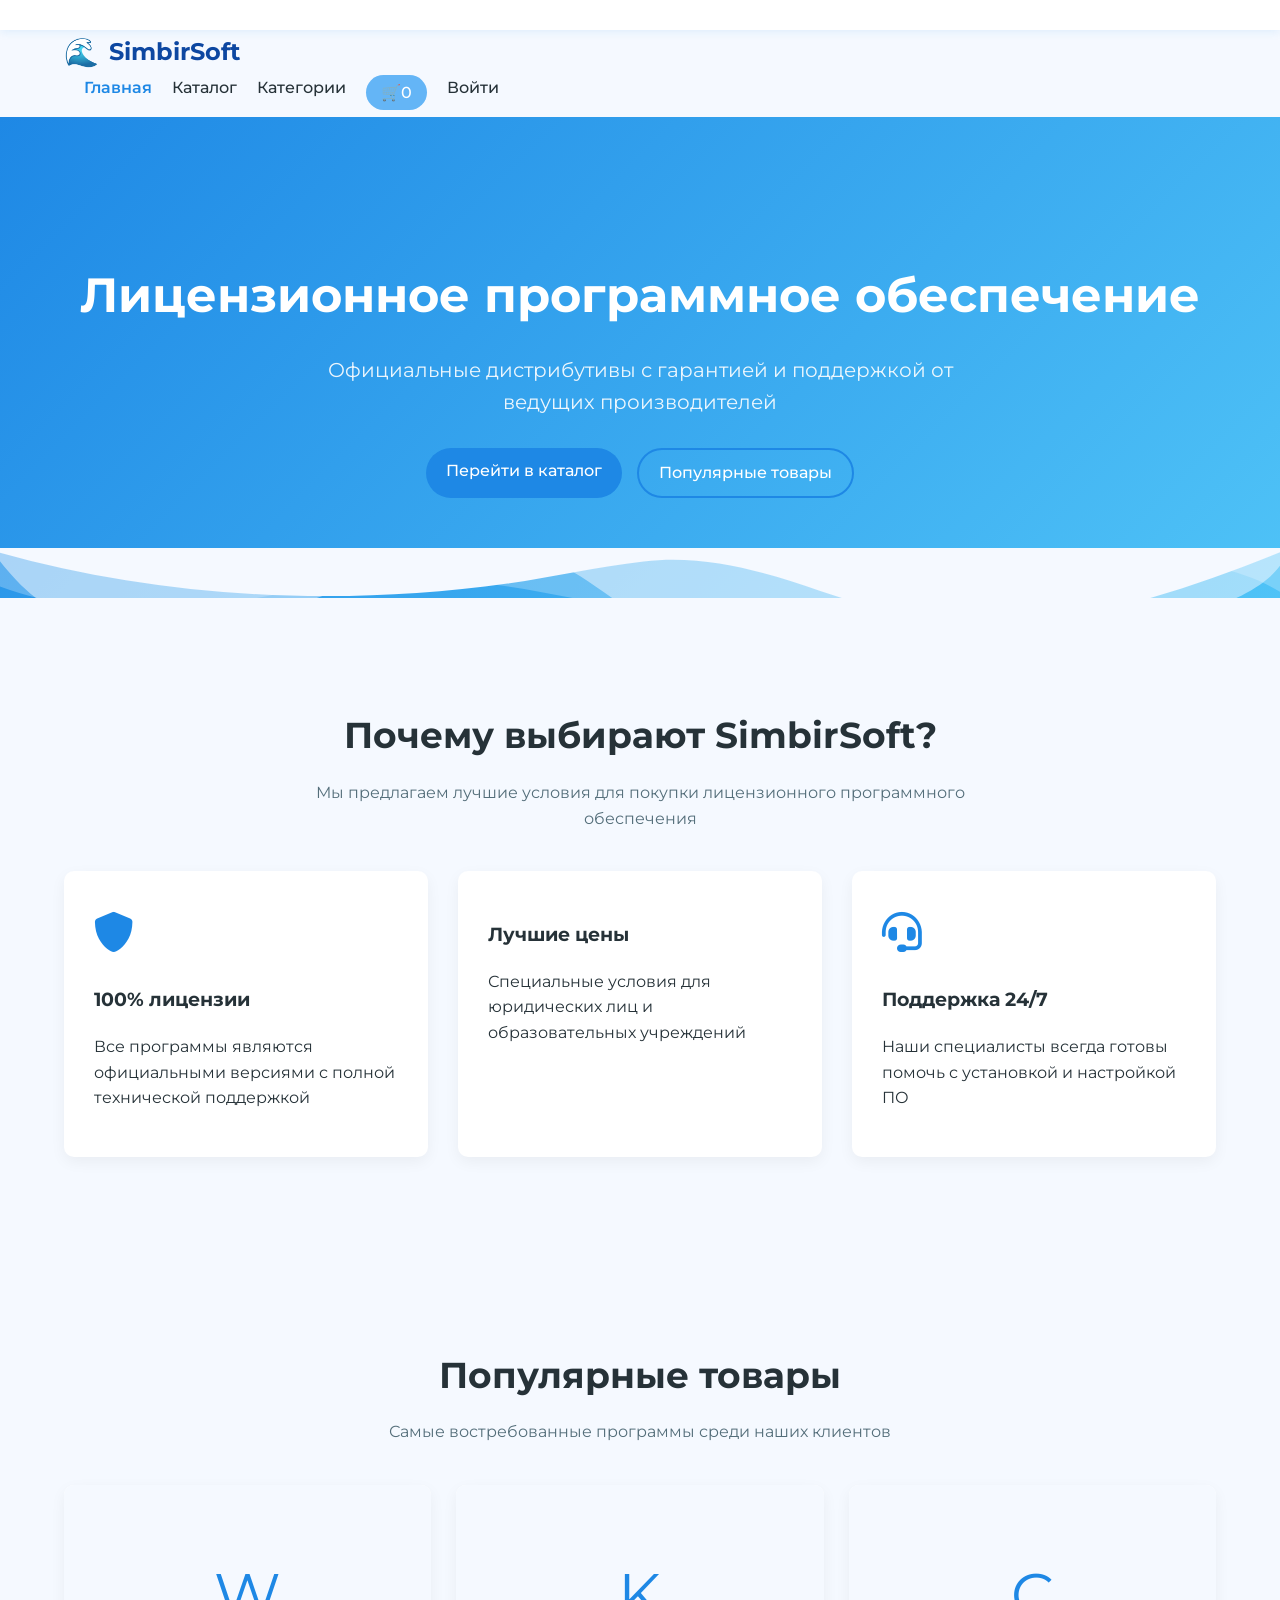
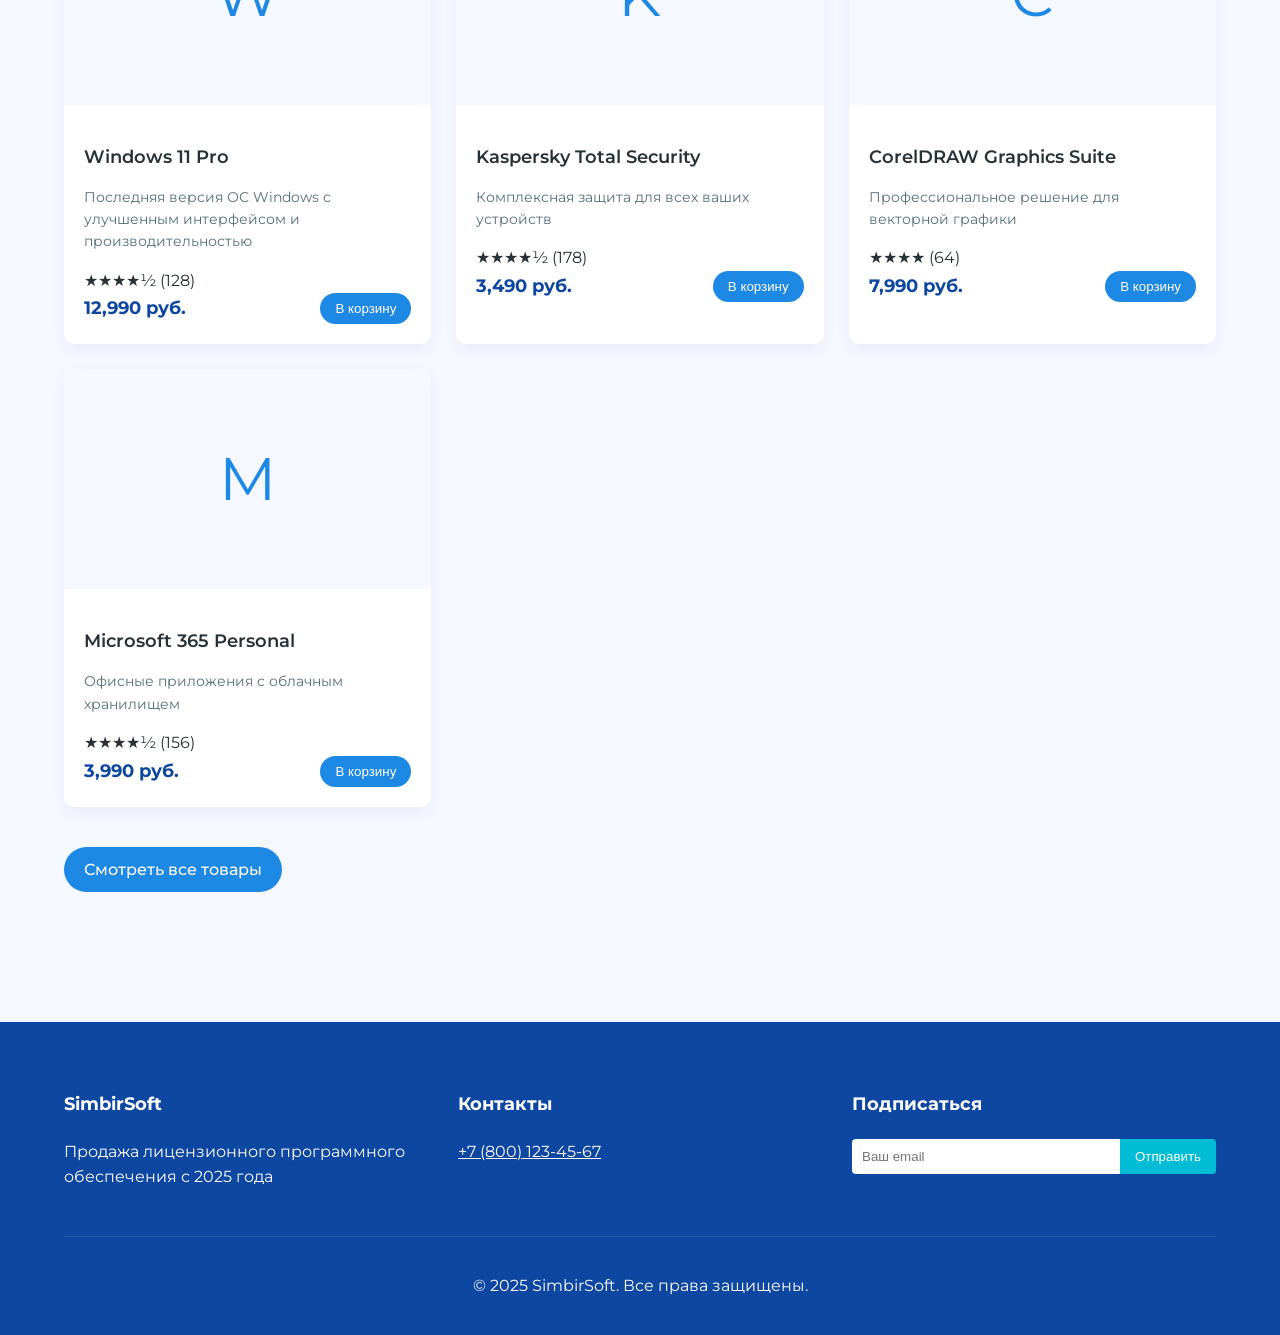
<file: index.html>
﻿<!DOCTYPE html>
<html lang="ru">
<head>
    <meta charset="UTF-8">
    <meta name="viewport" content="width=device-width, initial-scale=1.0">
    <title>SimbirSoft - Главная</title>
    <link rel="stylesheet" href="css/style.css">
    <link href="https://fonts.googleapis.com/css2?family=Montserrat:wght@400;500;600;700&display=swap" rel="stylesheet">
    <link rel="stylesheet" href="https://cdnjs.cloudflare.com/ajax/libs/font-awesome/6.0.0-beta3/css/all.min.css">
<style>
        .hero {
            background: linear-gradient(135deg, #1e88e5, #4fc3f7);
            color: white;
            padding: 100px 0;
            text-align: center;
            position: relative;
            margin-top: 7px;
overflow: hidden;
        }
        
        .hero::after {
            content: '';
            position: absolute;
            bottom: -50px;
            left: 0;
            right: 0;
            height: 100px;
            background: url('data:image/svg+xml;utf8,<svg viewBox="0 0 1200 120" xmlns="http://www.w3.org/2000/svg" preserveAspectRatio="none"><path d="M0,0V46.29c47.79,22.2,103.59,32.17,158,28,70.36-5.37,136.33-33.31,206.8-37.5C438.64,32.43,512.34,53.67,583,72.05c69.27,18,138.3,24.88,209.4,13.08,36.15-6,69.85-17.84,104.45-29.34C989.49,25,1113-14.29,1200,52.47V0Z" fill="%23f5f9ff" opacity=".25"/><path d="M0,0V15.81C13,36.92,27.64,56.86,47.69,72.05,99.41,111.27,165,111,224.58,91.58c31.15-10.15,60.09-26.07,89.67-39.8,40.92-19,84.73-46,130.83-49.67,36.26-2.85,70.9,9.42,98.6,31.56,31.77,25.39,62.32,62,103.63,73,40.44,10.79,81.35-6.69,119.13-24.28s75.16-39,116.92-43.05c59.73-5.85,113.28,22.88,168.9,38.84,30.2,8.66,59,6.17,87.09-7.5,22.43-10.89,48-26.93,60.65-49.24V0Z" fill="%23f5f9ff" opacity=".5"/><path d="M0,0V5.63C149.93,59,314.09,71.32,475.83,42.57c43-7.64,84.23-20.12,127.61-26.46,59-8.63,112.48,12.24,165.56,35.4C827.93,77.22,886,95.24,951.2,90c86.53-7,172.46-45.71,248.8-84.81V0Z" fill="%23f5f9ff"/></svg>') no-repeat;
            background-size: cover;
            z-index: 1;
        }
        
        .hero-content {
            position: relative;
            z-index: 2;
        }
        
        .hero h1 {
            font-size: 48px;
            margin-bottom: 20px;
            font-weight: 700;
        }
        
        .hero p {
            font-size: 20px;
            max-width: 700px;
            margin: 0 auto 30px;
            opacity: 0.9;
        }
        
        .hero-buttons {
            display: flex;
            justify-content: center;
            gap: 15px;
        }
        
        .features {
            padding: 80px 0;
            background: #f5f9ff;
        }
        
        .features-grid {
            display: grid;
            grid-template-columns: repeat(auto-fit, minmax(300px, 1fr));
            gap: 30px;
            margin-top: 40px;
        }
        
        .feature-card {
            background: white;
            border-radius: 10px;
            padding: 30px;
            box-shadow: 0 5px 15px rgba(0,0,0,0.05);
            transition: transform 0.3s;
        }
        
        .feature-card:hover {
            transform: translateY(-5px);
        }
        
        .feature-icon {
            font-size: 40px;
            color: #1e88e5;
            margin-bottom: 20px;
        }
        
        .popular-products {
            padding: 80px 0;
        }
        
        .section-title {
            text-align: center;
            margin-bottom: 40px;
        }
        
        .section-title h2 {
            font-size: 36px;
            color: #263238;
            margin-bottom: 15px;
        }
        
        .section-title p {
            color: #546e7a;
            max-width: 700px;
            margin: 0 auto;
        }
    </style>
</head>
<body>
    
    <header class="header">
        
    </header>
 <div class="container">
            <a href="index.html" class="logo">
                <span class="logo-icon">🌊</span>
                <span>SimbirSoft</span>
            </a>
            <nav class="nav">
                <ul>
                    <li><a href="index.html" class="active">Главная</a></li>
                    <li><a href="products.html">Каталог</a></li>
                    <li><a href="categories.html">Категории</a></li>
                    <li><a href="cart.html" class="cart-link">🛒 <span id="cart-count">0</span></a></li>
                    <li id="auth-link"><a href="auth.html">Войти</a></li>
                    <li id="user-profile" style="display: none;">
                        <a href="profile.html" id="user-name"></a>
                    </li>
                </ul>
            </nav>
        </div>
    <main class="main">
        <section class="hero">
            <div class="hero-content container">
                <h1>Лицензионное программное обеспечение</h1>
                <p>Официальные дистрибутивы с гарантией и поддержкой от ведущих производителей</p>
                <div class="hero-buttons">
                    <a href="products.html" class="btn btn-primary">Перейти в каталог</a>
                    <a href="#popular" class="btn btn-outline">Популярные товары</a>
                </div>
            </div>
        </section>

        <section class="features">
            <div class="container">
                <div class="section-title">
                    <h2>Почему выбирают SimbirSoft?</h2>
                    <p>Мы предлагаем лучшие условия для покупки лицензионного программного обеспечения</p>
                </div>
                <div class="features-grid">
                    <div class="feature-card">
                        <div class="feature-icon">
                            <i class="fas fa-shield-alt"></i>
                        </div>
                        <h3>100% лицензии</h3>
                        <p>Все программы являются официальными версиями с полной технической поддержкой</p>
                    </div>
                    <div class="feature-card">
                        <h3>Лучшие цены</h3>
                        <p>Специальные условия для юридических лиц и образовательных учреждений</p>
                    </div>
                    <div class="feature-card">
                        <div class="feature-icon">
                            <i class="fas fa-headset"></i>
                        </div>
                        <h3>Поддержка 24/7</h3>
                        <p>Наши специалисты всегда готовы помочь с установкой и настройкой ПО</p>
                    </div>
                </div>
            </div>
        </section>

        <section class="popular-products" id="popular">
            <div class="container">
                <div class="section-title">
                    <h2>Популярные товары</h2>
                    <p>Самые востребованные программы среди наших клиентов</p>
                </div>
                <div class="products-grid" id="popular-products">
                    
                </div>
                <div class="text-center" style="margin-top: 40px;">
                    <a href="products.html" class="btn btn-primary">Смотреть все товары</a>
                </div>
            </div>
        </section>
    </main>

    <footer class="footer">
        <div class="container">
            <div class="footer-content">
                <div class="footer-section">
                    <h3>SimbirSoft</h3>
                    <p>Продажа лицензионного программного обеспечения с 2025 года</p>
                </div>
                <div class="footer-section">
                    <h3>Контакты</h3>
                    <a href="tel:+71234567890" style="color: white;">+7 (800) 123-45-67</a>
                </div>
                <div class="footer-section">
                    <h3>Подписаться</h3>
                    <form class="subscribe-form" onsubmit="event.preventDefault(); alert('Отправлено на ваш email');">
                        <input type="email" placeholder="Ваш email" required>
                        <button type="submit" style="color: white;">Отправить</button>
                    </form>
                </div>
            </div>
            <div class="footer-bottom">
                <p>&copy; 2025 SimbirSoft. Все права защищены.</p>
            </div>
        </div>
    </footer>

    <script src="js/script.js"></script>
    <script>
        
        document.addEventListener('DOMContentLoaded', function() {
            const popularProducts = [
                {
                    id: 1,
                    name: "Windows 11 Pro",
                    price: 12990,
                    category: "os",
                    brand: "microsoft",
                    license: "permanent",
                    image: "windows11.jpg",
                    description: "Последняя версия ОС Windows с улучшенным интерфейсом и производительностью",
                    rating: 4.7,
                    reviews: 128
                },
                {
                    id: 4,
                    name: "Kaspersky Total Security",
                    price: 3490,
                    category: "antivirus",
                    brand: "kaspersky",
                    license: "subscription",
                    image: "kaspersky.jpg",
                    description: "Комплексная защита для всех ваших устройств",
                    rating: 4.6,
                    reviews: 178
                },
                {
                    id: 6,
                    name: "CorelDRAW Graphics Suite",
                    price: 7990,
                    category: "graphics",
                    brand: "corel",
                    license: "permanent",
                    image: "coreldraw.jpg",
                    description: "Профессиональное решение для векторной графики",
                    rating: 4.4,
                    reviews: 64
                },
                {
                    id: 8,
                    name: "Microsoft 365 Personal",
                    price: 3990,
                    category: "office",
                    brand: "microsoft",
                    license: "subscription",
                    image: "office365.jpg",
                    description: "Офисные приложения с облачным хранилищем",
                    rating: 4.5,
                    reviews: 156
                }
            ];
            
            const container = document.getElementById('popular-products');
            
            popularProducts.forEach(product => {
                const productCard = document.createElement('div');
                productCard.className = 'product-card';
                productCard.innerHTML = `
                    <div class="product-image">${product.name.charAt(0)}</div>
                    <div class="product-info">
                        <h3 class="product-title">${product.name}</h3>
                        <p class="product-description">${product.description}</p>
                        <div class="product-rating">
                            ${'★'.repeat(Math.floor(product.rating))}${product.rating % 1 >= 0.5 ? '½' : ''} (${product.reviews})
                        </div>
                        <div class="product-meta">
                            <span class="product-price">${product.price.toLocaleString()} руб.</span>
                            <button class="add-to-cart" data-id="${product.id}">В корзину</button>
                        </div>
                    </div>
                `;
                container.appendChild(productCard);
            });
            
            
            document.querySelectorAll('.add-to-cart').forEach(btn => {
                btn.addEventListener('click', function() {
                    const productId = parseInt(this.getAttribute('data-id'));
                    const product = popularProducts.find(p => p.id === productId);
                    addToCart(productId, product.name);
                    
                    
                    this.textContent = 'Добавлено!';
                    this.style.backgroundColor = '#4caf50';
                    setTimeout(() => {
                        this.textContent = 'В корзину';
                        this.style.backgroundColor = '#1e88e5';
                    }, 1000);
                });
            });
        });
    </script>
    
    <script type="module">
        import db from './js/database.js';
        
        
        function updateCartCount() {
            const count = db.Cart.getTotalCount();
            document.querySelectorAll('#cart-count').forEach(el => {
                el.textContent = count;
            });
        }
        
        
        document.addEventListener('DOMContentLoaded', updateCartCount);
    </script>
    

    <button class="back-to-top" id="backToTop" title="Наверх">
    <i class="fas fa-arrow-up"></i>

     <script>
        
        
        document.addEventListener('DOMContentLoaded', function() {
            const backToTopButton = document.getElementById('backToTop');
            
            window.addEventListener('scroll', function() {
                if (window.pageYOffset > 300) {
                    backToTopButton.classList.add('visible');
                } else {
                    backToTopButton.classList.remove('visible');
                }
            });
            
            backToTopButton.addEventListener('click', function(e) {
                e.preventDefault();
                window.scrollTo({
                    top: 0,
                    behavior: 'smooth'
                });
            });
        });
    </script>
</button>
</body>
</html>
</file>
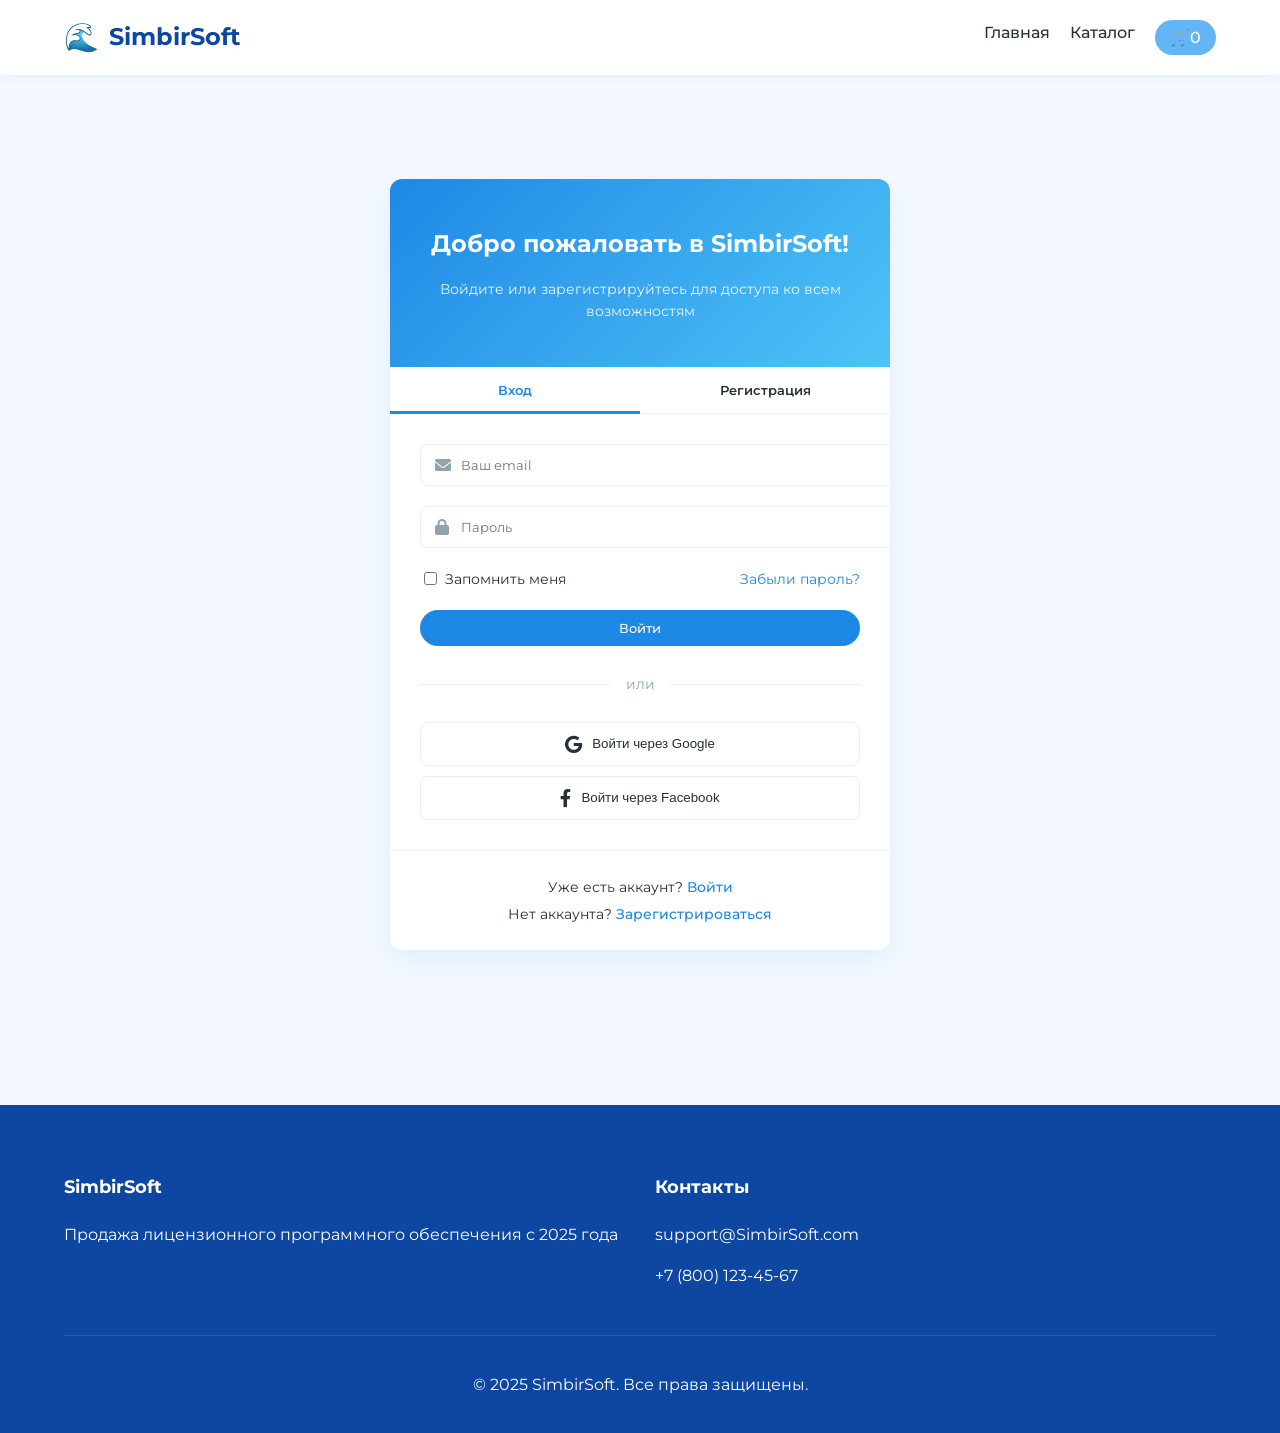
<file: auth.html>
<!DOCTYPE html>
<html lang="ru">
<head>
    <meta charset="UTF-8">
    <meta name="viewport" content="width=device-width, initial-scale=1.0">
    <title>Вход - SimbirSoft</title>
    <link rel="stylesheet" href="css/style.css">
    <link href="https://fonts.googleapis.com/css2?family=Montserrat:wght@400;500;600;700&display=swap" rel="stylesheet">
    <link rel="stylesheet" href="https://cdnjs.cloudflare.com/ajax/libs/font-awesome/6.0.0-beta3/css/all.min.css">
    <style>
        .auth-page {
            display: flex;
            align-items: center;
            justify-content: center;
            min-height: 100vh;
            background: #f5f9ff;
            padding: 40px 20px;
        }
        
        .auth-container {
            width: 100%;
            max-width: 500px;
            margin: 0 auto;
        }
        
        .auth-card {
            background: white;
            border-radius: 12px;
            box-shadow: 0 10px 30px rgba(30, 136, 229, 0.1);
            overflow: hidden;
        }
        
        .auth-header {
            padding: 30px;
            text-align: center;
            background: linear-gradient(135deg, #1e88e5, #4fc3f7);
            color: white;
        }
        
        .auth-header h1 {
            margin-bottom: 10px;
            font-size: 24px;
        }
        
        .auth-header p {
            opacity: 0.9;
            font-size: 14px;
        }
        
        .auth-tabs {
            display: flex;
            border-bottom: 1px solid #eceff1;
        }
        
        .auth-tab {
            flex: 1;
            padding: 15px;
            text-align: center;
            background: none;
            border: none;
            font-family: 'Montserrat', sans-serif;
            font-weight: 600;
            color: #263238;
            cursor: pointer;
            position: relative;
            transition: all 0.3s;
        }
        
        .auth-tab.active {
            color: #1e88e5;
        }
        
        .auth-tab.active::after {
            content: '';
            position: absolute;
            bottom: -1px;
            left: 0;
            width: 100%;
            height: 3px;
            background-color: #1e88e5;
        }
        
        .auth-content {
            padding: 30px;
        }
        
        .auth-pane {
            display: none;
        }
        
        .auth-pane.active {
            display: block;
        }
        
        .input-with-icon {
            position: relative;
            margin-bottom: 20px;
        }
        
        .input-with-icon i {
            position: absolute;
            left: 15px;
            top: 50%;
            transform: translateY(-50%);
            color: #90a4ae;
        }
        
        .input-with-icon input {
            width: 100%;
            padding: 12px 15px 12px 40px;
            border: 1px solid #eceff1;
            border-radius: 8px;
            font-family: 'Montserrat', sans-serif;
            transition: border-color 0.3s;
        }
        
        .input-with-icon input:focus {
            border-color: #1e88e5;
            outline: none;
        }
        
        .form-options {
            display: flex;
            justify-content: space-between;
            align-items: center;
            margin: 20px 0;
        }
        
        .remember-me {
            display: flex;
            align-items: center;
            font-size: 14px;
        }
        
        .remember-me input {
            margin-right: 8px;
        }
        
        .forgot-password {
            font-size: 14px;
            color: #1e88e5;
            text-decoration: none;
        }
        
        .forgot-password:hover {
            text-decoration: underline;
        }
        
        .btn-block {
            width: 100%;
            display: block;
        }
        
        .auth-divider {
            position: relative;
            margin: 25px 0;
            text-align: center;
        }
        
        .auth-divider::before {
            content: '';
            position: absolute;
            top: 50%;
            left: 0;
            right: 0;
            height: 1px;
            background-color: #eceff1;
            z-index: 1;
        }
        
        .auth-divider span {
            position: relative;
            display: inline-block;
            padding: 0 15px;
            background-color: white;
            z-index: 2;
            color: #90a4ae;
            font-size: 14px;
        }
        
        .social-login {
            margin-top: 20px;
        }
        
        .social-buttons {
            display: flex;
            flex-direction: column;
            gap: 10px;
        }
        
        .social-btn {
            display: flex;
            align-items: center;
            justify-content: center;
            padding: 12px;
            border-radius: 8px;
            border: 1px solid #eceff1;
            background: white;
            color: #263238;
            font-weight: 500;
            cursor: pointer;
            transition: all 0.3s;
        }
        
        .social-btn i {
            margin-right: 10px;
            font-size: 18px;
        }
        
        .social-btn.google:hover {
            background: #f5f5f5;
            border-color: #db4437;
            color: #db4437;
        }
        
        .social-btn.facebook:hover {
            background: #f5f5f5;
            border-color: #4267b2;
            color: #4267b2;
        }
        
        .auth-footer {
            padding: 20px 30px;
            border-top: 1px solid #eceff1;
            text-align: center;
            font-size: 14px;
        }
        
        .auth-footer p {
            margin: 5px 0;
        }
        
        .switch-tab {
            color: #1e88e5;
            text-decoration: none;
            font-weight: 500;
        }
        
        .switch-tab:hover {
            text-decoration: underline;
        }
    </style>
</head>
<body>
    <header class="header">
        <div class="container">
            <a href="index.html" class="logo">
                <span class="logo-icon">🌊</span>
                <span>SimbirSoft</span>
            </a>
            <nav class="nav">
                <ul>
                    <li><a href="index.html">Главная</a></li>
                    <li><a href="products.html">Каталог</a></li>
                    <li><a href="cart.html" class="cart-link">🛒 <span id="cart-count">0</span></a></li>
                </ul>
            </nav>
        </div>
    </header>

    <main class="auth-page">
        <div class="auth-container">
            <div class="auth-card">
                <div class="auth-header">
                    <h1>Добро пожаловать в SimbirSoft!</h1>
                    <p>Войдите или зарегистрируйтесь для доступа ко всем возможностям</p>
                </div>
                
                <div class="auth-tabs">
                    <button class="auth-tab active" data-tab="login">Вход</button>
                    <button class="auth-tab" data-tab="register">Регистрация</button>
                </div>
                
                <div class="auth-content">
                    <div class="auth-pane active" id="login-pane">
                        <form id="login-form">
                            <div class="input-with-icon">
                                <i class="fas fa-envelope"></i>
                                <input type="email" id="login-email" placeholder="Ваш email" required>
                            </div>
                            <div class="input-with-icon">
                                <i class="fas fa-lock"></i>
                                <input type="password" id="login-password" placeholder="Пароль" required>
                            </div>
                            <div class="form-options">
                                <label class="remember-me">
                                    <input type="checkbox"> Запомнить меня
                                </label>
                                <a href="#" class="forgot-password">Забыли пароль?</a>
                            </div>
                            <button type="submit" class="btn btn-primary btn-block">Войти</button>
                        </form>
                        <div class="auth-divider">
                            <span>или</span>
                        </div>
                        <div class="social-login">
                            <div class="social-buttons">
                                <button class="social-btn google">
                                    <i class="fab fa-google"></i> Войти через Google
                                </button>
                                <button class="social-btn facebook">
                                    <i class="fab fa-facebook-f"></i> Войти через Facebook
                                </button>
                            </div>
                        </div>
                    </div>
                    
                    <div class="auth-pane" id="register-pane">
                        <form id="register-form">
                            <div class="input-with-icon">
                                <i class="fas fa-user"></i>
                                <input type="text" id="reg-name" placeholder="Ваше имя" required>
                            </div>
                            <div class="input-with-icon">
                                <i class="fas fa-envelope"></i>
                                <input type="email" id="reg-email" placeholder="Ваш email" required>
                            </div>
                            <div class="input-with-icon">
                                <i class="fas fa-phone"></i>
                                <input type="tel" id="reg-phone" placeholder="Телефон" required>
                            </div>
                            <div class="input-with-icon">
                                <i class="fas fa-lock"></i>
                                <input type="password" id="reg-password" placeholder="Пароль" required>
                            </div>
                            <div class="input-with-icon">
                                <i class="fas fa-lock"></i>
                                <input type="password" id="reg-confirm" placeholder="Подтвердите пароль" required>
                            </div>
                            <div class="form-options">
                                <label class="remember-me">
                                    <input type="checkbox" required> Я согласен с <a href="#">условиями использования</a>
                                </label>
                            </div>
                            <button type="submit" class="btn btn-primary btn-block">Зарегистрироваться</button>
                        </form>
                    </div>
                </div>
                
                <div class="auth-footer">
                    <p>Уже есть аккаунт? <a href="#" class="switch-tab" data-tab="login">Войти</a></p>
                    <p>Нет аккаунта? <a href="#" class="switch-tab" data-tab="register">Зарегистрироваться</a></p>
                </div>
            </div>
        </div>
    </main>

    <footer class="footer">
        <div class="container">
            <div class="footer-content">
                <div class="footer-section">
                    <h3>SimbirSoft</h3>
                    <p>Продажа лицензионного программного обеспечения с 2025 года</p>
                </div>
                <div class="footer-section">
                    <h3>Контакты</h3>
                    <p>support@SimbirSoft.com</p>
                    <p>+7 (800) 123-45-67</p>
                </div>
            </div>
            <div class="footer-bottom">
                <p>&copy; 2025 SimbirSoft. Все права защищены.</p>
            </div>
        </div>
    </footer>

    <script src="js/auth.js"></script>

    <button class="back-to-top" id="backToTop" title="Наверх">
    <i class="fas fa-arrow-up"></i>
</button>
</body>
</html>
</file>
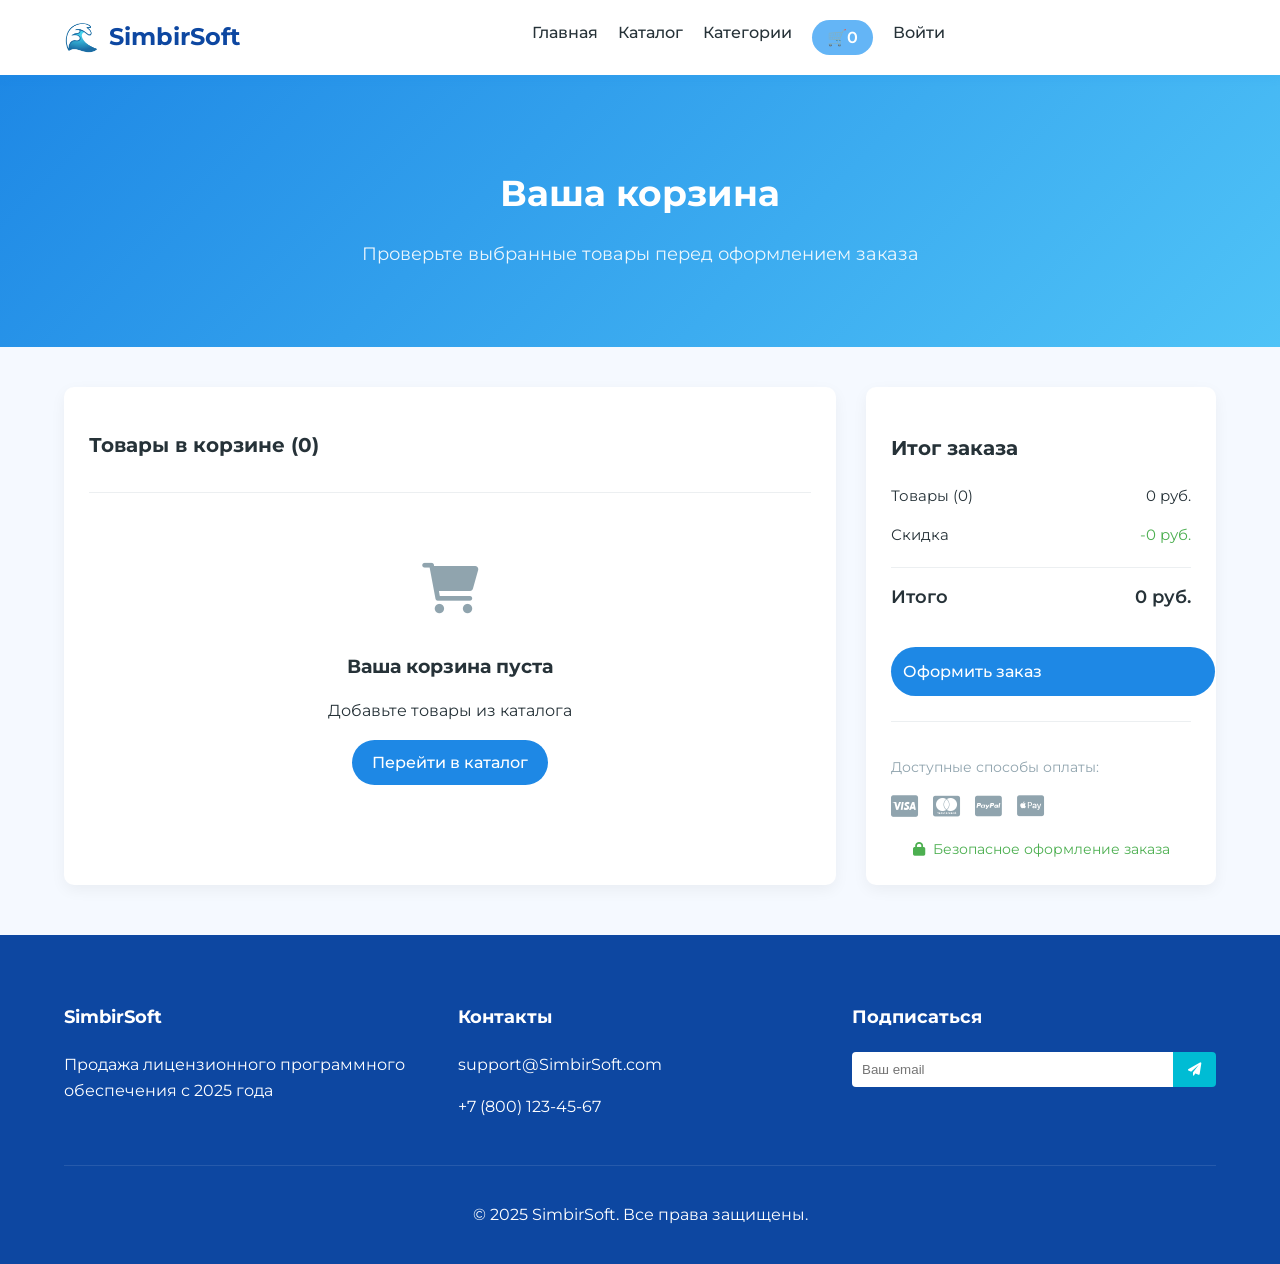
<file: cart.html>
<!DOCTYPE html>
<html lang="ru">
<head>
    <meta charset="UTF-8">
    <meta name="viewport" content="width=device-width, initial-scale=1.0">
    <title>Корзина - SimbirSoft</title>
    <link rel="stylesheet" href="css/style.css">
    <link href="https://fonts.googleapis.com/css2?family=Montserrat:wght@400;500;600;700&display=swap" rel="stylesheet">
    <link rel="stylesheet" href="https://cdnjs.cloudflare.com/ajax/libs/font-awesome/6.0.0-beta3/css/all.min.css">
    
    <style>
        .cart-hero {
            background: linear-gradient(135deg, #1e88e5, #4fc3f7);
            color: white;
            padding: 60px 0;
            text-align: center;
        }
        
        .cart-hero h1 {
            font-size: 36px;
            margin-bottom: 15px;
        }
        
        .cart-container {
            display: grid;
            grid-template-columns: 1fr 350px;
            gap: 30px;
            margin: 40px auto;
        }
        
        .cart-items {
            background: white;
            border-radius: 10px;
            padding: 25px;
            box-shadow: 0 5px 15px rgba(0,0,0,0.05);
        }
        
        .cart-header {
            display: flex;
            justify-content: space-between;
            align-items: center;
            margin-bottom: 20px;
            padding-bottom: 15px;
            border-bottom: 1px solid #eceff1;
        }
        
        .cart-header h2 {
            font-size: 20px;
            color: #263238;
        }
        
        .clear-cart {
            background: none;
            border: none;
            color: #1e88e5;
            font-size: 14px;
            cursor: pointer;
            padding: 0;
        }
        
        .clear-cart:hover {
            text-decoration: underline;
        }
        
        .cart-list {
            margin-top: 20px;
        }
        
        .cart-item {
            display: grid;
            grid-template-columns: 100px 1fr 150px;
            gap: 20px;
            padding: 20px 0;
            border-bottom: 1px solid #eceff1;
            align-items: center;
        }
        
        .cart-item:last-child {
            border-bottom: none;
        }
        
        .cart-item-image {
            width: 100px;
            height: 100px;
            background: #f5f9ff;
            border-radius: 8px;
            display: flex;
            align-items: center;
            justify-content: center;
            overflow: hidden;
        }
        
        .cart-item-image img {
            max-width: 100%;
            max-height: 100%;
            object-fit: contain;
        }
        
        .cart-item-info h4 {
            margin-bottom: 5px;
            font-weight: 600;
            color: #263238;
        }
        
        .cart-item-category {
            font-size: 14px;
            color: #90a4ae;
            margin-bottom: 10px;
        }
        
        .remove-item {
            color: #f44336;
            font-size: 14px;
            cursor: pointer;
            background: none;
            border: none;
            padding: 0;
            text-align: left;
        }
        
        .remove-item:hover {
            text-decoration: underline;
        }
        
        .cart-item-price {
            display: flex;
            flex-direction: column;
            align-items: flex-end;
        }
        
        .item-total {
            font-weight: 600;
            margin-bottom: 10px;
            color: #263238;
        }
        
        .item-price {
            font-size: 14px;
            color: #90a4ae;
            margin-bottom: 15px;
        }
        
        .quantity-control {
            display: flex;
            align-items: center;
            border: 1px solid #ddd;
            border-radius: 6px;
            overflow: hidden;
        }
        
        .quantity-btn {
            width: 30px;
            height: 30px;
            background: #f5f5f5;
            border: none;
            display: flex;
            align-items: center;
            justify-content: center;
            cursor: pointer;
        }
        
        .quantity-input {
            width: 40px;
            height: 30px;
            text-align: center;
            border: none;
            border-left: 1px solid #ddd;
            border-right: 1px solid #ddd;
        }
        
        .cart-summary {
            background: white;
            border-radius: 10px;
            padding: 25px;
            box-shadow: 0 5px 15px rgba(0,0,0,0.05);
            height: fit-content;
        }
        
        .summary-title {
            font-size: 20px;
            margin-bottom: 20px;
            color: #263238;
        }
        
        .summary-row {
            display: flex;
            justify-content: space-between;
            margin-bottom: 15px;
            font-size: 15px;
        }
        
        .summary-row.total {
            margin-top: 20px;
            padding-top: 15px;
            border-top: 1px solid #eceff1;
            font-weight: 600;
            font-size: 18px;
        }
        
        .discount {
            color: #4caf50;
        }
        
        .checkout-btn {
            width: 100%;
            margin-top: 20px;
            padding: 12px;
            font-size: 16px;
        }
        
        .payment-methods {
            margin-top: 25px;
            padding-top: 20px;
            border-top: 1px solid #eceff1;
        }
        
        .payment-methods p {
            font-size: 14px;
            color: #90a4ae;
            margin-bottom: 15px;
        }
        
        .payment-icons {
            display: flex;
            gap: 15px;
            font-size: 24px;
            color: #90a4ae;
        }
        
        .secure-checkout {
            display: flex;
            align-items: center;
            justify-content: center;
            margin-top: 20px;
            font-size: 14px;
            color: #4caf50;
        }
        
        .secure-checkout i {
            margin-right: 8px;
        }
        
        .empty-cart {
            text-align: center;
            padding: 50px 0;
        }
        
        .empty-cart i {
            font-size: 50px;
            color: #90a4ae;
            margin-bottom: 20px;
        }
        
        .empty-cart h3 {
            margin-bottom: 10px;
            color: #263238;
        }

        @media (max-width: 768px) {
            .cart-container {
                grid-template-columns: 1fr;
            }
            
            .cart-item {
                grid-template-columns: 1fr;
                grid-template-rows: auto auto auto;
                gap: 15px;
            }
            
            .cart-item-image {
                width: 100%;
                height: 150px;
            }
            
            .cart-item-price {
                align-items: flex-start;
            }
        }
        
        
        .notification {
            position: fixed;
            top: 20px;
            right: 20px;
            background: #4caf50;
            color: white;
            padding: 15px 25px;
            border-radius: 5px;
            box-shadow: 0 3px 10px rgba(0,0,0,0.2);
            z-index: 1000;
            opacity: 1;
            transition: opacity 0.5s;
        }
        
        .notification.fade-out {
            opacity: 0;
        }
    </style>
</head>
<body>
    
    <header class="header">
        <div class="container">
            <a href="index.html" class="logo">
                <span class="logo-icon">🌊</span>
                <span>SimbirSoft</span>
            </a>
            <nav class="nav">
                <ul>
                    <li><a href="index.html">Главная</a></li>
                    <li><a href="products.html">Каталог</a></li>
                    <li><a href="categories.html">Категории</a></li>
                    <li><a href="cart.html" class="active cart-link">🛒 <span id="cart-count">0</span></a></li>
                    <li id="auth-link"><a href="auth.html">Войти</a></li>
                    <li id="user-profile" style="display: none;">
                        <a href="profile.html" id="user-name"></a>
                    </li>
                </ul>
            </nav>
            <div class="search-box">
            </div>
        </div>
    </header>

    <main class="main">
        <section class="cart-hero">
            <div class="container">
                <h1>Ваша корзина</h1>
                <p>Проверьте выбранные товары перед оформлением заказа</p>
            </div>
        </section>

        <div class="container">
            <div class="cart-container">
                <div class="cart-items">
                    <div class="cart-header">
                        <h2>Товары в корзине (<span id="cart-items-count">0</span>)</h2>
                        <button class="clear-cart" id="clear-cart">Очистить корзину</button>
                    </div>
                    
                    <div class="cart-list" id="cart-items-list">
                        
                    </div>
                </div>
                
                <div class="cart-summary">
                    <h3 class="summary-title">Итог заказа</h3>
                    <div class="summary-row">
                        <span>Товары (<span id="summary-items-count">0</span>)</span>
                        <span id="subtotal">0 руб.</span>
                    </div>
                    <div class="summary-row">
                        <span>Скидка</span>
                        <span class="discount" id="discount">-0 руб.</span>
                    </div>
                    <div class="summary-row total">
                        <span>Итого</span>
                        <span id="total">0 руб.</span>
                    </div>
                    
                    <a href="checkout.html" class="btn btn-primary btn-large checkout-btn">Оформить заказ</a>
                    
                    <div class="payment-methods">
                        <p>Доступные способы оплаты:</p>
                        <div class="payment-icons">
                            <i class="fab fa-cc-visa"></i>
                            <i class="fab fa-cc-mastercard"></i>
                            <i class="fab fa-cc-paypal"></i>
                            <i class="fab fa-cc-apple-pay"></i>
                        </div>
                    </div>
                    
                    <div class="secure-checkout">
                        <i class="fas fa-lock"></i>
                        <span>Безопасное оформление заказа</span>
                    </div>
                </div>
            </div>
        </div>
    </main>

    <footer class="footer">
        <div class="container">
            <div class="footer-content">
                <div class="footer-section">
                    <h3>SimbirSoft</h3>
                    <p>Продажа лицензионного программного обеспечения с 2025 года</p>
                </div>
                <div class="footer-section">
                    <h3>Контакты</h3>
                    <p>support@SimbirSoft.com</p>
                    <p>+7 (800) 123-45-67</p>
                </div>
                <div class="footer-section">
                    <h3>Подписаться</h3>
                    <form class="subscribe-form">
                        <input type="email" placeholder="Ваш email">
                        <button type="submit"><i class="fas fa-paper-plane"></i></button>
                    </form>
                </div>
            </div>
            <div class="footer-bottom">
                <p>&copy; 2025 SimbirSoft. Все права защищены.</p>
            </div>
        </div>
    </footer>
    <script type="module" src="./js/database.js"></script>
    <script type="module" src="./js/cart.js"></script>

    <button class="back-to-top" id="backToTop" title="Наверх">
    <i class="fas fa-arrow-up"></i>
</button>
</body>
</html>
</file>
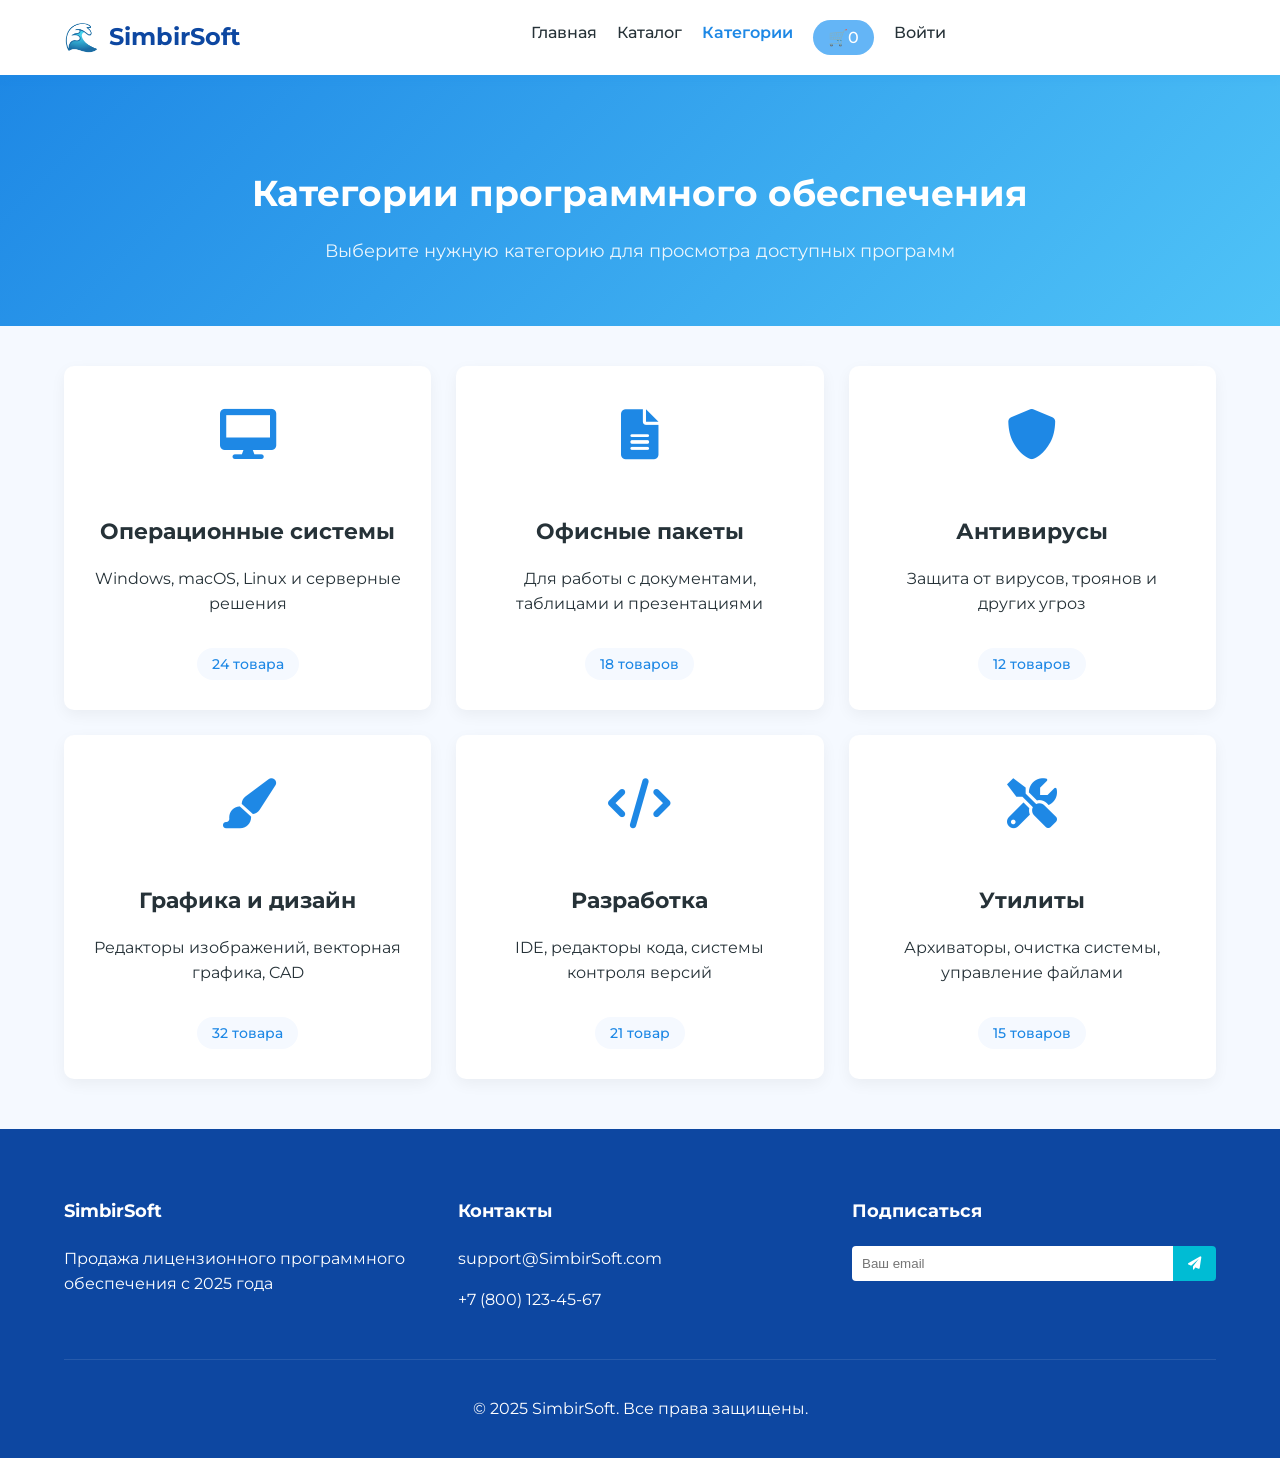
<file: categories.html>
<!DOCTYPE html>
<html lang="ru">
<head>
    <meta charset="UTF-8">
    <meta name="viewport" content="width=device-width, initial-scale=1.0">
    <title>Категории - SimbirSoft</title>
    <link rel="stylesheet" href="css/style.css">
    <link href="https://fonts.googleapis.com/css2?family=Montserrat:wght@400;500;600;700&display=swap" rel="stylesheet">
    <link rel="stylesheet" href="https://cdnjs.cloudflare.com/ajax/libs/font-awesome/6.0.0-beta3/css/all.min.css">
    <style>
        .categories-hero {
            background: linear-gradient(135deg, #1e88e5, #4fc3f7);
            color: white;
            padding: 60px 0;
            text-align: center;
        }
        
        .categories-hero h1 {
            font-size: 36px;
            margin-bottom: 15px;
        }
        
        .categories-hero p {
            font-size: 18px;
            opacity: 0.9;
            max-width: 700px;
            margin: 0 auto;
        }
        
        .categories-grid {
            display: grid;
            grid-template-columns: repeat(auto-fill, minmax(300px, 1fr));
            gap: 25px;
            margin: 40px 0;
        }
        
        .category-card {
            background: white;
            border-radius: 10px;
            padding: 30px;
            box-shadow: 0 5px 15px rgba(0,0,0,0.05);
            transition: all 0.3s;
            text-decoration: none;
            color: #263238;
            display: flex;
            flex-direction: column;
            align-items: center;
            text-align: center;
        }
        
        .category-card:hover {
            transform: translateY(-5px);
            box-shadow: 0 10px 25px rgba(30,136,229,0.15);
        }
        
        .category-icon {
            font-size: 50px;
            color: #1e88e5;
            margin-bottom: 20px;
        }
        
        .category-info h2 {
            margin-bottom: 10px;
            font-size: 22px;
        }
        
        .category-count {
            display: inline-block;
            background: #f5f9ff;
            color: #1e88e5;
            padding: 5px 15px;
            border-radius: 20px;
            font-size: 14px;
            font-weight: 500;
            margin-top: 15px;
        }
    </style>
</head>
<body>
    <header class="header">
        <div class="container">
            <a href="index.html" class="logo">
                <span class="logo-icon">🌊</span>
                <span>SimbirSoft</span>
            </a>
            <nav class="nav">
                <ul>
                    <li><a href="index.html">Главная</a></li>
                    <li><a href="products.html">Каталог</a></li>
                    <li><a href="categories.html" class="active">Категории</a></li>
                    <li><a href="cart.html" class="cart-link">🛒 <span id="cart-count">0</span></a></li>
                    <li id="auth-link"><a href="auth.html">Войти</a></li>
                    <li id="user-profile" style="display: none;">
                        <a href="profile.html" id="user-name"></a>
                    </li>
                </ul>
            </nav>
            <div class="search-box">
                
            </div>
        </div>
    </header>

    <main class="main">
        <section class="categories-hero">
            <div class="container">
                <h1>Категории программного обеспечения</h1>
                <p>Выберите нужную категорию для просмотра доступных программ</p>
            </div>
        </section>

        <div class="container">
            <div class="categories-grid">
                <a href="products.html?category=os" class="category-card">
                    <div class="category-icon">
                        <i class="fas fa-desktop"></i>
                    </div>
                    <div class="category-info">
                        <h2>Операционные системы</h2>
                        <p>Windows, macOS, Linux и серверные решения</p>
                        <span class="category-count">24 товара</span>
                    </div>
                </a>
                
                <a href="products.html?category=office" class="category-card">
                    <div class="category-icon">
                        <i class="fas fa-file-alt"></i>
                    </div>
                    <div class="category-info">
                        <h2>Офисные пакеты</h2>
                        <p>Для работы с документами, таблицами и презентациями</p>
                        <span class="category-count">18 товаров</span>
                    </div>
                </a>
                
                <a href="products.html?category=antivirus" class="category-card">
                    <div class="category-icon">
                        <i class="fas fa-shield-alt"></i>
                    </div>
                    <div class="category-info">
                        <h2>Антивирусы</h2>
                        <p>Защита от вирусов, троянов и других угроз</p>
                        <span class="category-count">12 товаров</span>
                    </div>
                </a>
                
                <a href="products.html?category=graphics" class="category-card">
                    <div class="category-icon">
                        <i class="fas fa-paint-brush"></i>
                    </div>
                    <div class="category-info">
                        <h2>Графика и дизайн</h2>
                        <p>Редакторы изображений, векторная графика, CAD</p>
                        <span class="category-count">32 товара</span>
                    </div>
                </a>
                
                <a href="products.html?category=dev" class="category-card">
                    <div class="category-icon">
                        <i class="fas fa-code"></i>
                    </div>
                    <div class="category-info">
                        <h2>Разработка</h2>
                        <p>IDE, редакторы кода, системы контроля версий</p>
                        <span class="category-count">21 товар</span>
                    </div>
                </a>
                
                <a href="products.html?category=utilities" class="category-card">
                    <div class="category-icon">
                        <i class="fas fa-tools"></i>
                    </div>
                    <div class="category-info">
                        <h2>Утилиты</h2>
                        <p>Архиваторы, очистка системы, управление файлами</p>
                        <span class="category-count">15 товаров</span>
                    </div>
                </a>
            </div>
        </div>
    </main>

    <footer class="footer">
        <div class="container">
            <div class="footer-content">
                <div class="footer-section">
                    <h3>SimbirSoft</h3>
                    <p>Продажа лицензионного программного обеспечения с 2025 года</p>
                </div>
                <div class="footer-section">
                    <h3>Контакты</h3>
                    <p>support@SimbirSoft.com</p>
                    <p>+7 (800) 123-45-67</p>
                </div>
                <div class="footer-section">
                    <h3>Подписаться</h3>
                    <form class="subscribe-form">
                        <input type="email" placeholder="Ваш email">
                        <button type="submit"><i class="fas fa-paper-plane"></i></button>
                    </form>
                </div>
            </div>
            <div class="footer-bottom">
                <p>&copy; 2025 SimbirSoft. Все права защищены.</p>
            </div>
        </div>
    </footer>

    <script src="js/script.js" type="module"></script>

    <button class="back-to-top" id="backToTop" title="Наверх">
    <i class="fas fa-arrow-up"></i>
</button>
</body>
</html>
</file>
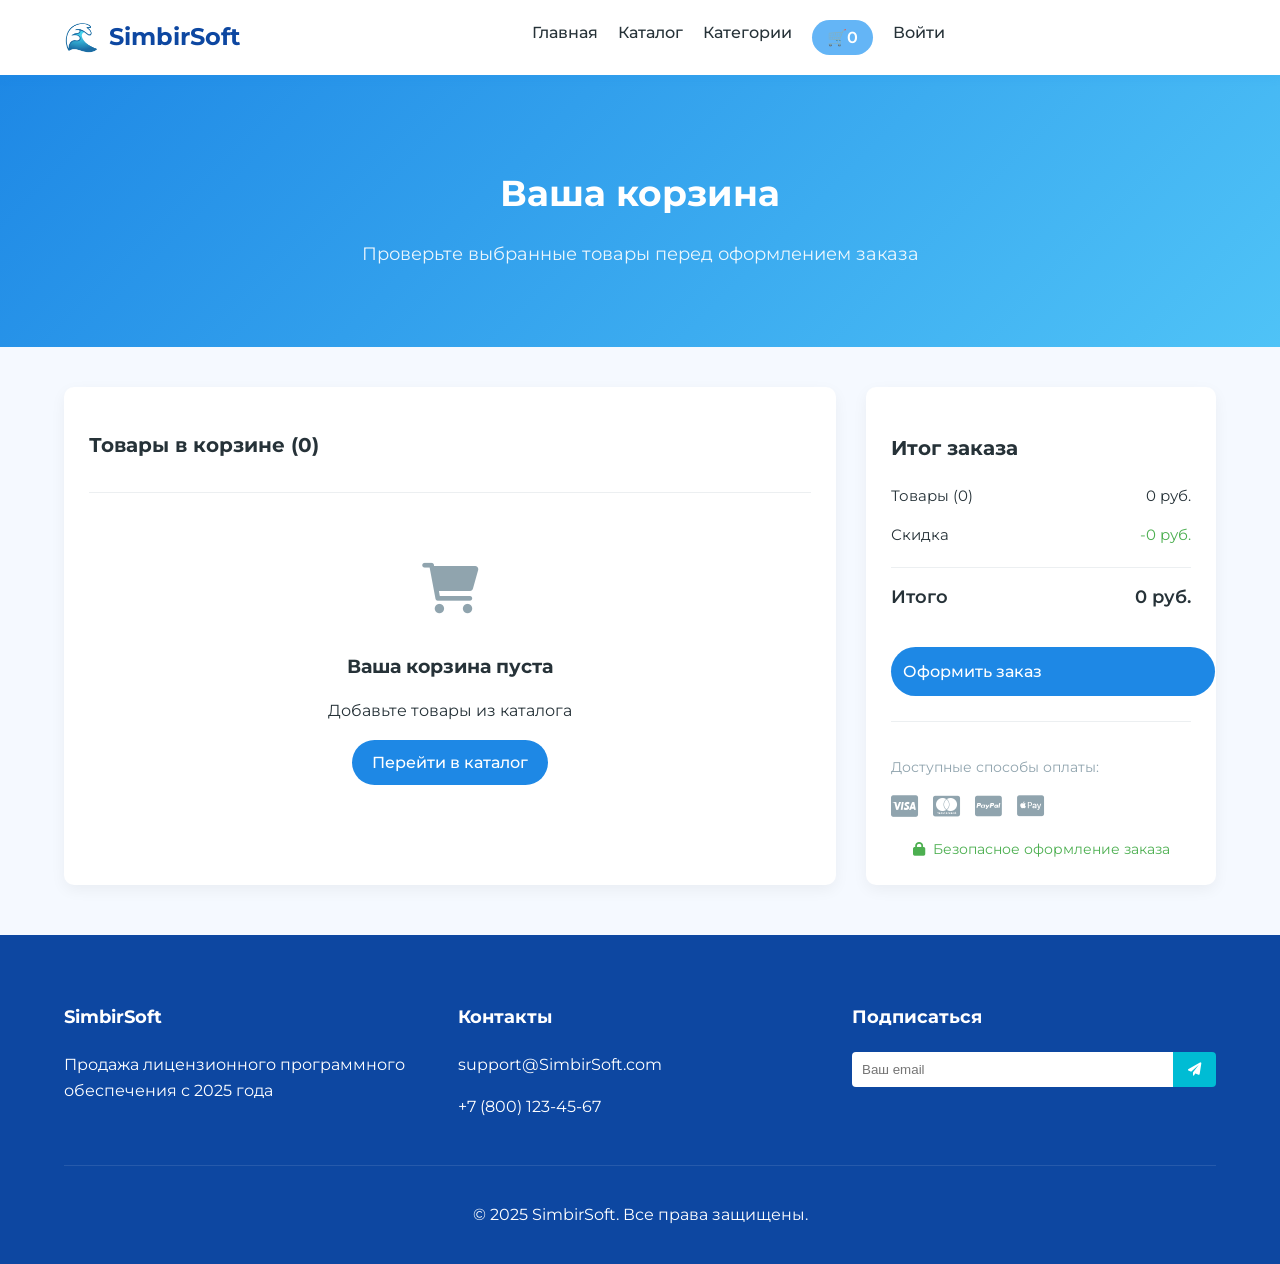
<file: checkout.html>
<!DOCTYPE html>
<html lang="ru">
<head>
    <meta charset="UTF-8">
    <meta name="viewport" content="width=device-width, initial-scale=1.0">
    <title>Оформление заказа - SimbirSoft</title>
    <link rel="stylesheet" href="css/style.css">
    <link href="https://fonts.googleapis.com/css2?family=Montserrat:wght@400;500;600;700&display=swap" rel="stylesheet">
    <link rel="stylesheet" href="https://cdnjs.cloudflare.com/ajax/libs/font-awesome/6.0.0-beta3/css/all.min.css">
    <style>
        .field-error {
            margin-top: -5px;
            margin-bottom: 12px;
        }
        .customer-info input, 
        .customer-info textarea,
        .payment-details input,
        .guest-checkout input {
            margin-bottom: 8px;
        }    
        .checkout-section {
            padding: 80px 0;
            background: #f5f9ff;
        }
        
        .checkout-grid {
            display: grid;
            grid-template-columns: 1fr 1fr;
            gap: 40px;
            margin-top: 30px;
        }
        
        .customer-info, .order-summary, .guest-checkout {
            background: white;
            border-radius: 10px;
            padding: 30px;
            box-shadow: 0 5px 15px rgba(0,0,0,0.05);
        }
        
        .customer-info h2, .order-summary h2, .guest-checkout h2 {
            font-size: 24px;
            margin-bottom: 25px;
            color: #263238;
            position: relative;
            padding-bottom: 10px;
        }
        
        .customer-info h2::after, 
        .order-summary h2::after,
        .guest-checkout h2::after {
            content: '';
            position: absolute;
            bottom: 0;
            left: 0;
            width: 50px;
            height: 3px;
            background: #1e88e5;
        }
        
        .customer-info label, 
        .guest-checkout label {
            display: block;
            margin-bottom: 8px;
            font-weight: 500;
            color: #455a64;
        }
        
        .customer-info input, 
        .customer-info textarea,
        .payment-details input,
        .guest-checkout input {
            width: 100%;
            padding: 12px 15px;
            margin-bottom: 8px;
            border: 1px solid #cfd8dc;
            border-radius: 5px;
            font-family: 'Montserrat', sans-serif;
            transition: border-color 0.3s;
        }
        
        .customer-info input:focus, 
        .customer-info textarea:focus,
        .payment-details input:focus,
        .guest-checkout input:focus {
            border-color: #1e88e5;
            outline: none;
        }
        
        .customer-info textarea {
            min-height: 100px;
            resize: vertical;
        }
        
        #payment-method {
            width: 100%;
            padding: 12px 15px;
            margin-bottom: 20px;
            border: 1px solid #cfd8dc;
            border-radius: 5px;
            font-family: 'Montserrat', sans-serif;
            background: white;
        }
        
        .payment-details {
            margin-top: 20px;
            padding: 20px;
            background: #f5f9ff;
            border-radius: 5px;
            display: none;
        }
        
        #card-payment {
            display: block;
        }
        
        #order-items {
            margin-bottom: 30px;
        }
        
        .order-item {
            display: flex;
            justify-content: space-between;
            padding: 15px 0;
            border-bottom: 1px solid #eceff1;
        }
        
        .order-item:last-child {
            border-bottom: none;
        }
        
        .total {
            text-align: right;
            padding: 20px 0;
            border-top: 2px solid #1e88e5;
            margin-top: 20px;
        }
        
        .total h3 {
            font-size: 22px;
            color: #263238;
        }
        
        #order-total {
            color: #1e88e5;
            font-weight: 600;
        }
        
        #confirm-payment,
        #save-guest-info {
            width: 100%;
            padding: 15px;
            background: #1e88e5;
            color: white;
            border: none;
            border-radius: 5px;
            font-family: 'Montserrat', sans-serif;
            font-weight: 600;
            font-size: 16px;
            cursor: pointer;
            transition: background 0.3s;
            margin-top: 20px;
        }
        
        #confirm-payment:hover,
        #save-guest-info:hover {
            background: #1565c0;
        }

        .guest-checkout {
            display: none;
            margin-bottom: 30px;
        }

        .checkout-error {
            color: #d32f2f;
            background: #ffebee;
            padding: 10px 15px;
            border-radius: 5px;
            margin-bottom: 20px;
            font-size: 14px;
            display: none;
        }

        .field-error {
            color: #d32f2f;
            font-size: 12px;
            margin-top: -5px;
            margin-bottom: 12px;
            display: none;
        }

        .invalid-input {
            border-color: #d32f2f !important;
        }

        .payment-section {
            display: none;
        }

        /* Стили для страницы подтверждения оплаты */
        .payment-confirmation {
            display: none;
            max-width: 500px;
            margin: 50px auto;
            padding: 40px;
            background: white;
            border-radius: 15px;
            box-shadow: 0 10px 30px rgba(0,0,0,0.1);
            text-align: center;
        }

        .payment-confirmation h1 {
            color: #1e88e5;
            margin-bottom: 30px;
        }

        .card-display {
            background: linear-gradient(135deg, #1e88e5, #0d47a1);
            color: white;
            padding: 25px;
            border-radius: 10px;
            margin-bottom: 30px;
            position: relative;
            text-align: left;
        }

        .card-number {
            font-size: 20px;
            letter-spacing: 2px;
            margin: 20px 0;
        }

        .card-details {
            display: flex;
            justify-content: space-between;
            margin-top: 20px;
        }

        .card-expiry, .card-cvv {
            font-size: 14px;
        }

        .card-expiry-title, .cvv-title {
            font-size: 10px;
            opacity: 0.8;
        }

        .payment-success-icon {
            color: #4caf50;
            font-size: 60px;
            margin: 20px 0;
        }

        .payment-help {
            margin-top: 30px;
            font-size: 14px;
            color: #666;
        }

        .back-to-shop {
            display: inline-block;
            margin-top: 30px;
            padding: 12px 25px;
            background: #1e88e5;
            color: white;
            text-decoration: none;
            border-radius: 5px;
            font-weight: 600;
            transition: background 0.3s;
        }

        .back-to-shop:hover {
            background: #1565c0;
        }

        @media (max-width: 768px) {
            .checkout-grid {
                grid-template-columns: 1fr;
            }
            
            .payment-confirmation {
                padding: 20px;
                margin: 20px;
            }
        }
    </style>
</head>
<body>
    <header class="header">
        <div class="container">
            <a href="index.html" class="logo">
                <span class="logo-icon">🌊</span>
                <span>SimbirSoft</span>
            </a>
            <nav class="nav">
                <ul>
                    <li><a href="index.html">Главная</a></li>
                    <li><a href="products.html">Каталог</a></li>
                    <li><a href="categories.html">Категории</a></li>
                    <li><a href="cart.html" class="cart-link">🛒 <span id="cart-count">0</span></a></li>
                    <li id="auth-link"><a href="auth.html">Войти</a></li>
                    <li id="user-profile" style="display: none;">
                        <a href="profile.html" id="user-name"></a>
                    </li>
                </ul>
            </nav>
            <div class="search-box">
                <input type="text" placeholder="Поиск программ...">
                <button class="search-btn"><i class="fas fa-search"></i></button>
            </div>
        </div>
    </header>

    <main class="main">
        <section class="checkout-section">
            <div class="container">
                <h1>Оформление заказа</h1>
                
                <div id="general-error" class="checkout-error"></div>
                
                <!-- Блок для гостевого оформления -->
                <div id="guest-checkout" class="guest-checkout">
                    <h2>Введите ваши данные</h2>
                    <div id="guest-checkout-form">
                        <label for="guest-name">ФИО:</label>
                        <input type="text" id="guest-name" required>
                        <div id="guest-name-error" class="field-error">Пожалуйста, введите ФИО</div>
                        
                        <label for="guest-email">Email:</label>
                        <input type="email" id="guest-email" required>
                        <div id="guest-email-error" class="field-error">Пожалуйста, введите корректный email</div>
                        
                        <label for="guest-phone">Телефон:</label>
                        <input type="tel" id="guest-phone" required>
                        <div id="guest-phone-error" class="field-error">Пожалуйста, введите корректный номер телефона</div>
                        
                        <button id="save-guest-info" class="btn">Продолжить оформление</button>
                    </div>
                </div>
                
                <div class="checkout-grid">
                    <div class="customer-info" id="user-info">
                        <h2>Контактные данные</h2>
                        <form id="checkout-form">
                            <label for="name">ФИО:</label>
                            <input type="text" id="name" required>
                            <div id="name-error" class="field-error">Пожалуйста, введите ФИО</div>
                            
                            <label for="email">Email:</label>
                            <input type="email" id="email" required>
                            <div id="email-error" class="field-error">Пожалуйста, введите корректный email</div>
                            
                            <label for="phone">Телефон:</label>
                            <input type="tel" id="phone" required>
                            <div id="phone-error" class="field-error">Пожалуйста, введите корректный номер телефона</div>
                            
                            <label for="address">Адрес (для доставки на физический носитель):</label>
                            <textarea id="address"></textarea>
                        </form>
                    </div>
                    
                    <div class="order-summary">
                        <h2>Ваш заказ</h2>
                        <div id="order-items">
                            <!-- Товары будут загружаться через JavaScript -->
                        </div>
                        <div class="total">
                            <h3>Итого: <span id="order-total">0</span> руб.</h3>
                        </div>
                        
                        <div class="payment-methods" id="payment-section">
                            <h2>Способ оплаты</h2>
                            <select id="payment-method">
                                <option value="">Выберите способ оплаты</option>
                                <option value="card">Банковская карта</option>
                                <option value="paypal">PayPal</option>
                                <option value="qiwi">QIWI</option>
                                <option value="yoomoney">ЮMoney</option>
                            </select>
                            <div id="payment-method-error" class="field-error">Пожалуйста, выберите способ оплаты</div>
                            
                            <div id="card-payment" class="payment-details">
                                <label for="card-number">Номер карты:</label>
                                <input type="text" id="card-number" placeholder="1234 5678 9012 3456" maxlength="19">
                                <div id="card-number-error" class="field-error">Номер карты должен содержать 16 цифр</div>
                                
                                <label for="card-expiry">Срок действия:</label>
                                <input type="text" id="card-expiry" placeholder="MM/YY" maxlength="5">
                                <div id="card-expiry-error" class="field-error">Введите срок действия в формате MM/YY</div>
                                
                                <label for="card-cvv">CVV:</label>
                                <input type="text" id="card-cvv" placeholder="123" maxlength="3">
                                <div id="card-cvv-error" class="field-error">CVV должен содержать 3 цифры</div>
                            </div>
                            
                            <button id="confirm-payment" class="btn">Подтвердить оплату</button>
                        </div>
                    </div>
                </div>

                <!-- Страница подтверждения оплаты -->
                <div id="payment-confirmation" class="payment-confirmation">
                    <div class="card-display">
                        <div>Номер карты</div>
                        <div class="card-number" id="display-card-number">•••• •••• •••• ••••</div>
                        <div class="card-details">
                            <div class="card-expiry">
                                <div class="card-expiry-title">VALID THRU</div>
                                <div id="display-card-expiry">MM/YY</div>
                            </div>
                            <div class="card-cvv">
                                <div class="cvv-title">CVV</div>
                                <div id="display-card-cvv">•••</div>
                            </div>
                        </div>
                    </div>

                    <div class="payment-success-icon">
                        <i class="fas fa-check-circle"></i>
                    </div>
                    <h1>Оплата прошла успешно!</h1>
                    <p>Ваш заказ был успешно оплачен. Спасибо за покупку!</p>
                    
                    <div class="payment-help">
                        <p><strong>Всегда поможем</strong></p>
                        <p><strong>Mastercard SecureCode</strong></p>
                        <p>Security Standards Council</p>
                    </div>

                    <a href="index.html" class="back-to-shop">Вернуться в магазин</a>
                </div>
            </div>
        </section>
    </main>

    <footer class="footer">
        <div class="container">
            <div class="footer-content">
                <div class="footer-section">
                    <h3>SimbirSoft</h3>
                    <p>Продажа лицензионного программного обеспечения с 2025 года</p>
                </div>
                <div class="footer-section">
                    <h3>Контакты</h3>
                    <p>support@SimbirSoft.com</p>
                    <p>+7 (800) 123-45-67</p>
                </div>
                <div class="footer-section">
                    <h3>Подписаться</h3>
                    <form class="subscribe-form">
                        <input type="email" placeholder="Ваш email">
                        <button type="submit"><i class="fas fa-paper-plane"></i></button>
                    </form>
                </div>
            </div>
            <div class="footer-bottom">
                <p>&copy; 2025 SimbirSoft. Все права защищены.</p>
            </div>
        </div>
    </footer>

    <script>
        // Валидация форм
        document.addEventListener('DOMContentLoaded', function() {
            // Элементы формы
            const emailInput = document.getElementById('email');
            const guestEmailInput = document.getElementById('guest-email');
            const phoneInput = document.getElementById('phone');
            const guestPhoneInput = document.getElementById('guest-phone');
            const cardNumberInput = document.getElementById('card-number');
            const cardExpiryInput = document.getElementById('card-expiry');
            const cardCvvInput = document.getElementById('card-cvv');
            const paymentMethodSelect = document.getElementById('payment-method');
            
            // Регулярные выражения для валидации
            const emailRegex = /^[^\s@]+@[^\s@]+\.[^\s@]+$/;
            const phoneRegex = /^\+?[0-9]{10,15}$/;
            const cardNumberRegex = /^[0-9]{16}$/;
            const cardExpiryRegex = /^(0[1-9]|1[0-2])\/?([0-9]{2})$/;
            const cardCvvRegex = /^[0-9]{3}$/;
            
            // Функция для форматирования номера карты
            function formatCardNumber(value) {
                return value.replace(/\s/g, '').replace(/(\d{4})/g, '$1 ').trim();
            }
            
            // Функция для форматирования срока действия карты
            function formatCardExpiry(value) {
                return value.replace(/\D/g, '').replace(/(\d{2})(\d)/, '$1/$2');
            }
            
            // Валидация email
            function validateEmail(email, errorElement) {
                if (!emailRegex.test(email)) {
                    errorElement.textContent = 'Пожалуйста, введите корректный email';
                    errorElement.style.display = 'block';
                    return false;
                } else {
                    errorElement.style.display = 'none';
                    return true;
                }
            }
            
            // Валидация телефона
            function validatePhone(phone, errorElement) {
                if (!phoneRegex.test(phone)) {
                    errorElement.textContent = 'Пожалуйста, введите корректный номер телефона';
                    errorElement.style.display = 'block';
                    return false;
                } else {
                    errorElement.style.display = 'none';
                    return true;
                }
            }
            
            // Валидация номера карты
            function validateCardNumber(cardNumber, errorElement) {
                const cleaned = cardNumber.replace(/\s/g, '');
                if (!cardNumberRegex.test(cleaned)) {
                    errorElement.textContent = 'Номер карты должен содержать 16 цифр';
                    errorElement.style.display = 'block';
                    return false;
                } else {
                    errorElement.style.display = 'none';
                    return true;
                }
            }
            
            // Валидация срока действия карты
            function validateCardExpiry(expiry, errorElement) {
                if (!cardExpiryRegex.test(expiry)) {
                    errorElement.textContent = 'Введите срок действия в формате MM/YY';
                    errorElement.style.display = 'block';
                    return false;
                } else {
                    errorElement.style.display = 'none';
                    return true;
                }
            }
            
            // Валидация CVV
            function validateCardCvv(cvv, errorElement) {
                if (!cardCvvRegex.test(cvv)) {
                    errorElement.textContent = 'CVV должен содержать 3 цифры';
                    errorElement.style.display = 'block';
                    return false;
                } else {
                    errorElement.style.display = 'none';
                    return true;
                }
            }
            
            // Обработчики событий для email
            emailInput.addEventListener('blur', function() {
                validateEmail(this.value, document.getElementById('email-error'));
                if (this.value && !emailRegex.test(this.value)) {
                    this.classList.add('invalid-input');
                } else {
                    this.classList.remove('invalid-input');
                }
            });
            
            guestEmailInput.addEventListener('blur', function() {
                validateEmail(this.value, document.getElementById('guest-email-error'));
                if (this.value && !emailRegex.test(this.value)) {
                    this.classList.add('invalid-input');
                } else {
                    this.classList.remove('invalid-input');
                }
            });
            
            // Обработчики событий для телефона
            phoneInput.addEventListener('blur', function() {
                validatePhone(this.value, document.getElementById('phone-error'));
                if (this.value && !phoneRegex.test(this.value)) {
                    this.classList.add('invalid-input');
                } else {
                    this.classList.remove('invalid-input');
                }
            });
            
            guestPhoneInput.addEventListener('blur', function() {
                validatePhone(this.value, document.getElementById('guest-phone-error'));
                if (this.value && !phoneRegex.test(this.value)) {
                    this.classList.add('invalid-input');
                } else {
                    this.classList.remove('invalid-input');
                }
            });
            
            // Обработчики событий для номера карты
            cardNumberInput.addEventListener('input', function() {
                this.value = formatCardNumber(this.value);
            });
            
            cardNumberInput.addEventListener('blur', function() {
                validateCardNumber(this.value, document.getElementById('card-number-error'));
                if (this.value && !cardNumberRegex.test(this.value.replace(/\s/g, ''))) {
                    this.classList.add('invalid-input');
                } else {
                    this.classList.remove('invalid-input');
                }
            });
            
            // Обработчики событий для срока действия карты
            cardExpiryInput.addEventListener('input', function() {
                this.value = formatCardExpiry(this.value);
            });
            
            cardExpiryInput.addEventListener('blur', function() {
                validateCardExpiry(this.value, document.getElementById('card-expiry-error'));
                if (this.value && !cardExpiryRegex.test(this.value)) {
                    this.classList.add('invalid-input');
                } else {
                    this.classList.remove('invalid-input');
                }
            });
            
            // Обработчики событий для CVV
            cardCvvInput.addEventListener('blur', function() {
                validateCardCvv(this.value, document.getElementById('card-cvv-error'));
                if (this.value && !cardCvvRegex.test(this.value)) {
                    this.classList.add('invalid-input');
                } else {
                    this.classList.remove('invalid-input');
                }
            });
            
            // Валидация при отправке формы
            document.getElementById('confirm-payment').addEventListener('click', function(e) {
                e.preventDefault();
                let isValid = true;
                
                // Проверка обязательных полей
                const name = document.getElementById('name');
                const nameError = document.getElementById('name-error');
                if (!name.value.trim()) {
                    nameError.textContent = 'Пожалуйста, введите ФИО';
                    nameError.style.display = 'block';
                    name.classList.add('invalid-input');
                    isValid = false;
                } else {
                    nameError.style.display = 'none';
                    name.classList.remove('invalid-input');
                }
                
                if (!validateEmail(emailInput.value, document.getElementById('email-error'))) {
                    emailInput.classList.add('invalid-input');
                    isValid = false;
                }
                
                if (!validatePhone(phoneInput.value, document.getElementById('phone-error'))) {
                    phoneInput.classList.add('invalid-input');
                    isValid = false;
                }
                
                // Проверка способа оплаты
                if (!paymentMethodSelect.value) {
                    document.getElementById('payment-method-error').style.display = 'block';
                    paymentMethodSelect.classList.add('invalid-input');
                    isValid = false;
                } else {
                    document.getElementById('payment-method-error').style.display = 'none';
                    paymentMethodSelect.classList.remove('invalid-input');
                }
                
                // Если выбран способ оплаты картой - проверяем данные карты
                if (paymentMethodSelect.value === 'card') {
                    if (!validateCardNumber(cardNumberInput.value, document.getElementById('card-number-error'))) {
                        cardNumberInput.classList.add('invalid-input');
                        isValid = false;
                    }
                    
                    if (!validateCardExpiry(cardExpiryInput.value, document.getElementById('card-expiry-error'))) {
                        cardExpiryInput.classList.add('invalid-input');
                        isValid = false;
                    }
                    
                    if (!validateCardCvv(cardCvvInput.value, document.getElementById('card-cvv-error'))) {
                        cardCvvInput.classList.add('invalid-input');
                        isValid = false;
                    }
                }
                
                if (isValid) {
                    // Показываем страницу подтверждения оплаты
                    document.querySelector('.checkout-grid').style.display = 'none';
                    document.getElementById('payment-confirmation').style.display = 'block';
                    
                    // Заполняем данные карты (маскируем часть цифр)
                    if (paymentMethodSelect.value === 'card') {
                        const cardNumber = cardNumberInput.value.replace(/\s/g, '');
                        const maskedNumber = '•••• •••• •••• ' + cardNumber.slice(-4);
                        document.getElementById('display-card-number').textContent = maskedNumber;
                        
                        document.getElementById('display-card-expiry').textContent = cardExpiryInput.value;
                        document.getElementById('display-card-cvv').textContent = '•••';
                    }
                    
                    // Прокручиваем к подтверждению
                    document.getElementById('payment-confirmation').scrollIntoView({ behavior: 'smooth' });
                } else {
                    document.getElementById('general-error').textContent = 'Пожалуйста, исправьте ошибки в форме';
                    document.getElementById('general-error').style.display = 'block';
                    window.scrollTo({ top: 0, behavior: 'smooth' });
                }
            });
            
            // Обработчик для гостевого оформления
            document.getElementById('save-guest-info').addEventListener('click', function(e) {
                e.preventDefault();
                let isValid = true;
                
                const guestName = document.getElementById('guest-name');
                const guestNameError = document.getElementById('guest-name-error');
                if (!guestName.value.trim()) {
                    guestNameError.textContent = 'Пожалуйста, введите ФИО';
                    guestNameError.style.display = 'block';
                    guestName.classList.add('invalid-input');
                    isValid = false;
                } else {
                    guestNameError.style.display = 'none';
                    guestName.classList.remove('invalid-input');
                }
                
                if (!validateEmail(guestEmailInput.value, document.getElementById('guest-email-error'))) {
                    guestEmailInput.classList.add('invalid-input');
                    isValid = false;
                }
                
                if (!validatePhone(guestPhoneInput.value, document.getElementById('guest-phone-error'))) {
                    guestPhoneInput.classList.add('invalid-input');
                    isValid = false;
                }
                
                if (isValid) {
                    // Здесь можно продолжить оформление
                    document.getElementById('general-error').style.display = 'none';
                    document.getElementById('guest-checkout').style.display = 'none';
                    document.querySelector('.checkout-grid').style.display = 'grid';
                } else {
                    document.getElementById('general-error').textContent = 'Пожалуйста, исправьте ошибки в форме';
                    document.getElementById('general-error').style.display = 'block';
                    window.scrollTo({ top: 0, behavior: 'smooth' });
                }
            });
            
            // Показываем/скрываем детали оплаты в зависимости от выбранного способа
            paymentMethodSelect.addEventListener('change', function() {
                document.querySelectorAll('.payment-details').forEach(el => {
                    el.style.display = 'none';
                });
                
                if (this.value === 'card') {
                    document.getElementById('card-payment').style.display = 'block';
                }
            });
        });
    </script>

    <script src="js/checkout.js" type="module"></script>

    <button class="back-to-top" id="backToTop" title="Наверх">
        <i class="fas fa-arrow-up"></i>
    </button>
</body>
</html>
</file>
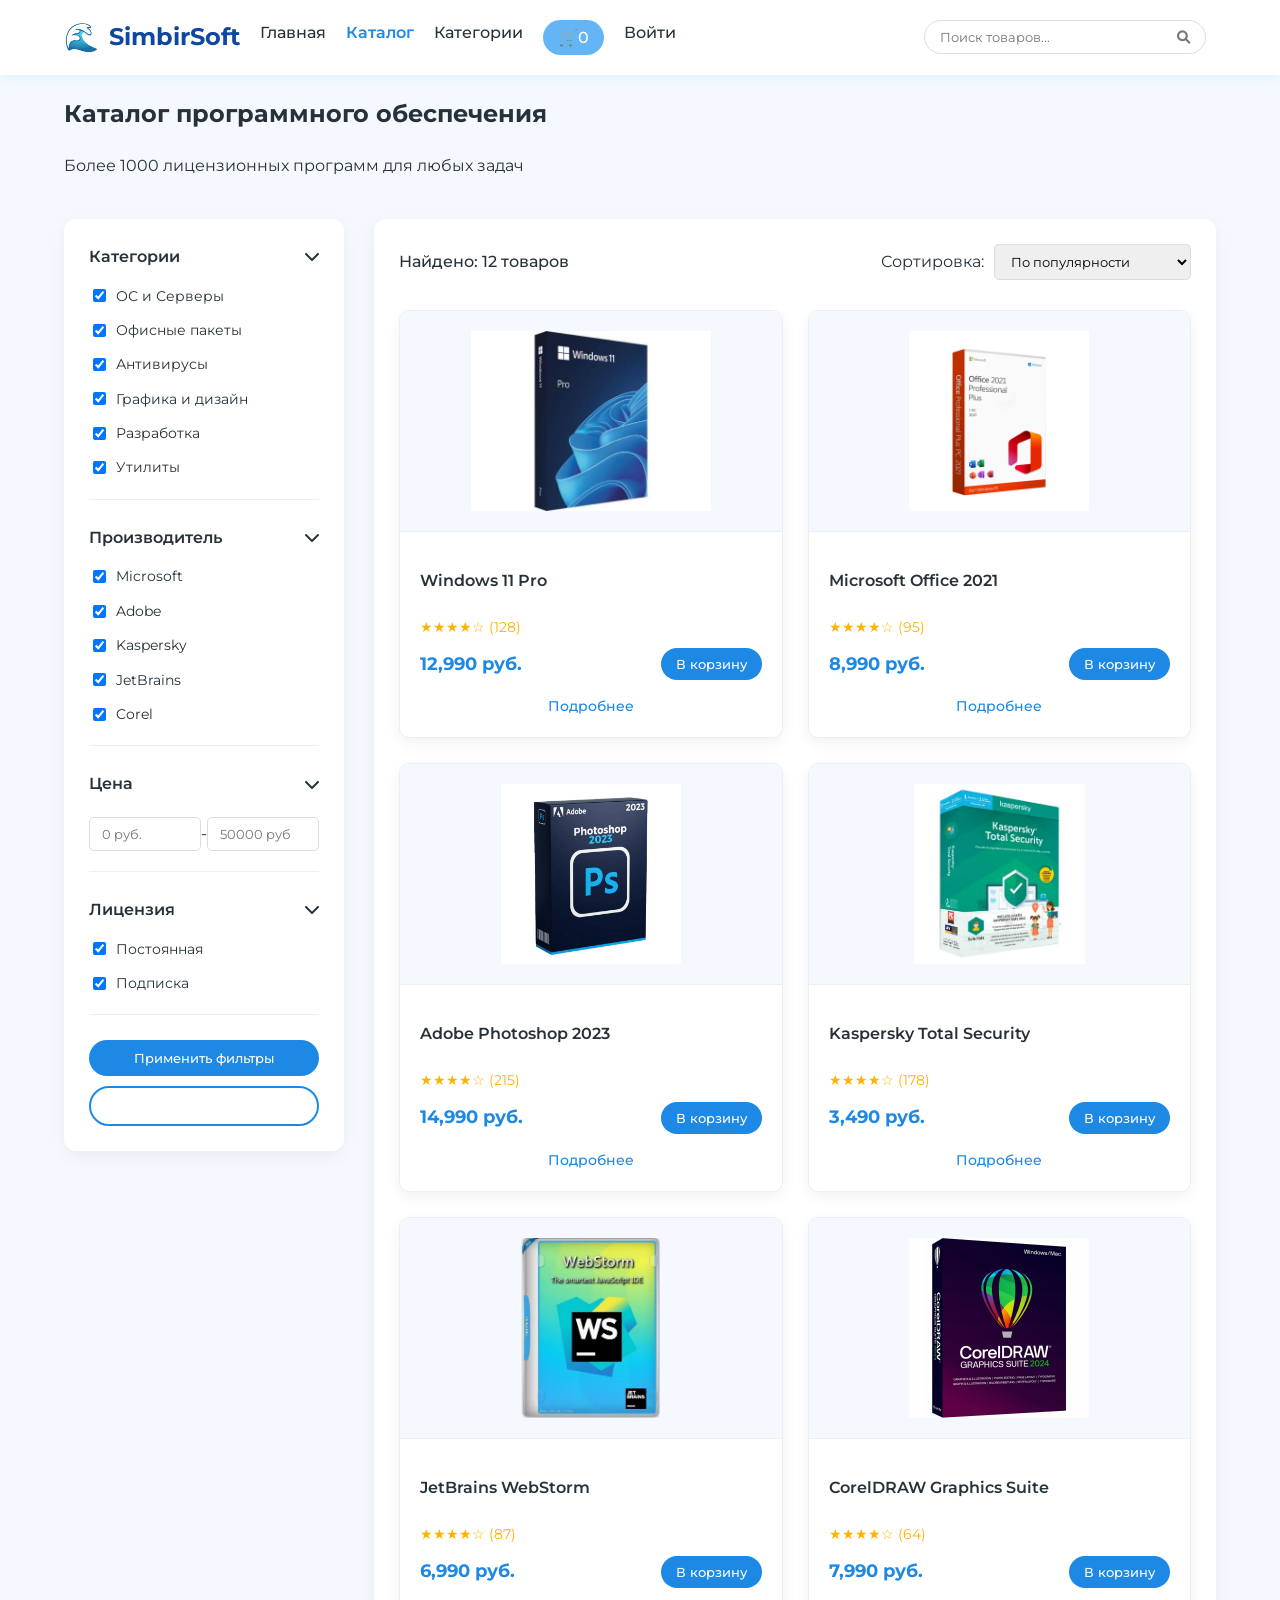
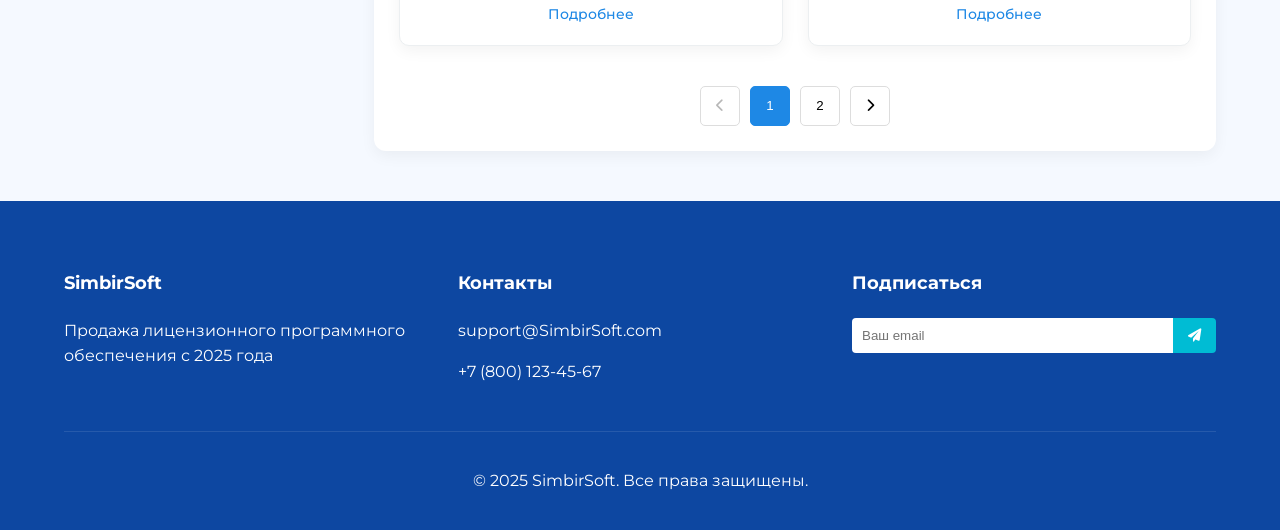
<file: products.html>
<!DOCTYPE html>
<html lang="ru">
<head>
    <meta charset="UTF-8">
    <meta name="viewport" content="width=device-width, initial-scale=1.0">
    <title>Каталог - SimbirSoft</title>
    <link rel="stylesheet" href="css/style.css">
    <link href="https://fonts.googleapis.com/css2?family=Montserrat:wght@400;500;600;700&display=swap" rel="stylesheet">
    <link rel="stylesheet" href="https://cdnjs.cloudflare.com/ajax/libs/font-awesome/6.0.0-beta3/css/all.min.css">
    
    <style>
         .products-container {
            display: grid;
            grid-template-columns: 280px 1fr;
            gap: 30px;
            margin: 40px 0;
        }

        .filters-sidebar {
            background: white;
            border-radius: 12px;
            padding: 25px;
            box-shadow: 0 5px 15px rgba(0,0,0,0.05);
            height: fit-content;
            position: sticky;
            top: 20px;
        }

        .filter-section {
            margin-bottom: 25px;
            border-bottom: 1px solid #eceff1;
            padding-bottom: 20px;
        }

        .filter-section:last-child {
            border-bottom: none;
            margin-bottom: 0;
            padding-bottom: 0;
        }

        .filter-title {
            font-weight: 600;
            margin-bottom: 15px;
            display: flex;
            justify-content: space-between;
            align-items: center;
            cursor: pointer;
            color: #263238;
        }

        .filter-options {
            display: flex;
            flex-direction: column;
            gap: 12px;
        }

        .filter-option {
            display: flex;
            align-items: center;
            font-size: 14px;
        }

        .filter-option input {
            margin-right: 10px;
        }

        .price-range {
            margin-top: 20px;
        }

        .price-inputs {
            display: flex;
            justify-content: space-between;
            margin-top: 15px;
            align-items: center;
        }

        .price-inputs input {
            width: 45%;
            padding: 8px 12px;
            border: 1px solid #ddd;
            border-radius: 5px;
            font-family: 'Montserrat', sans-serif;
        }

        .products-main {
            background: white;
            border-radius: 12px;
            padding: 25px;
            box-shadow: 0 5px 15px rgba(0,0,0,0.05);
        }

        .products-toolbar {
            display: flex;
            justify-content: space-between;
            align-items: center;
            margin-bottom: 25px;
        }

        .products-count {
            font-weight: 500;
            color: #263238;
        }

        .sort-options {
            display: flex;
            align-items: center;
            gap: 10px;
        }

        .sort-options select {
            padding: 8px 12px;
            border-radius: 5px;
            border: 1px solid #ddd;
            font-family: 'Montserrat', sans-serif;
        }

        .products-grid {
            display: grid;
            grid-template-columns: repeat(auto-fill, minmax(280px, 1fr));
            gap: 25px;
        }

        .product-card {
            background: white;
            border-radius: 10px;
            overflow: hidden;
            transition: all 0.3s;
            box-shadow: 0 5px 15px rgba(0,0,0,0.05);
            border: 1px solid #eceff1;
        }

        .product-card:hover {
            transform: translateY(-5px);
            box-shadow: 0 10px 25px rgba(30,136,229,0.15);
        }

        .product-image {
            height: 180px;
            background: #f5f9ff;
            display: flex;
            align-items: center;
            justify-content: center;
            padding: 20px;
        }

        .product-image img {
            max-width: 100%;
            max-height: 100%;
            object-fit: contain;
        }

        .product-info {
            padding: 20px;
            border-top: 1px solid #eceff1;
        }

        .product-title {
            font-size: 16px;
            font-weight: 600;
            margin-bottom: 8px;
            color: #263238;
            height: 40px;
            overflow: hidden;
            display: -webkit-box;
            -webkit-line-clamp: 2;
            -webkit-box-orient: vertical;
        }

        .product-rating {
            color: #ffb300;
            font-size: 14px;
            margin-bottom: 10px;
        }

        .product-meta {
            display: flex;
            justify-content: space-between;
            align-items: center;
        }

        .product-price {
            font-weight: 700;
            color: #1e88e5;
            font-size: 18px;
        }

        .add-to-cart {
            background: #1e88e5;
            color: white;
            border: none;
            padding: 8px 15px;
            border-radius: 20px;
            cursor: pointer;
            font-family: 'Montserrat', sans-serif;
            font-weight: 500;
            transition: all 0.3s;
        }

        .add-to-cart:hover {
            background: #0d47a1;
        }

        .product-details-link {
            display: block;
            margin-top: 15px;
            color: #1e88e5;
            text-decoration: none;
            font-size: 14px;
            text-align: center;
            font-weight: 500;
        }

        .product-details-link:hover {
            text-decoration: underline;
        }

        .pagination {
            display: flex;
            justify-content: center;
            margin-top: 40px;
            gap: 10px;
        }

        .pagination-btn {
            width: 40px;
            height: 40px;
            display: flex;
            align-items: center;
            justify-content: center;
            border: 1px solid #ddd;
            background: white;
            border-radius: 5px;
            cursor: pointer;
            transition: all 0.3s;
        }

        .pagination-btn:hover {
            border-color: #1e88e5;
            color: #1e88e5;
        }

        .pagination-btn.active {
            background: #1e88e5;
            color: white;
            border-color: #1e88e5;
        }

        .pagination-btn.disabled {
            opacity: 0.5;
            cursor: not-allowed;
        }

        .no-results {
            text-align: center;
            padding: 50px 0;
            grid-column: 1 / -1;
        }

        .no-results i {
            font-size: 50px;
            color: #90a4ae;
            margin-bottom: 20px;
        }

        .no-results h3 {
            margin-bottom: 10px;
            color: #263238;
        }

        @media (max-width: 992px) {
            .products-container {
                grid-template-columns: 1fr;
            }
        }

        @media (max-width: 768px) {
            .products-toolbar {
                flex-direction: column;
                align-items: flex-start;
                gap: 15px;
            }

            .products-grid {
                grid-template-columns: 1fr;
            }
        }
        .notification {
            position: fixed;
            top: 20px;
            right: 20px;
            background: #4caf50;
            color: white;
            padding: 15px 25px;
            border-radius: 5px;
            box-shadow: 0 3px 10px rgba(0,0,0,0.2);
            z-index: 1000;
            opacity: 1;
            transition: opacity 0.5s;
        }
        
        .notification.fade-out {
            opacity: 0;
        }

        /* Стили для поисковой строки */
        .search-box {
            margin-left: auto;
            margin-right: 20px;
        }

        .search-box form {
            display: flex;
            align-items: center;
        }

        .search-box input {
            padding: 8px 15px;
            border: 1px solid #ddd;
            border-radius: 20px;
            font-family: 'Montserrat', sans-serif;
            outline: none;
            transition: all 0.3s;
            width: 200px;
        }

        .search-box input:focus {
            border-color: #1e88e5;
            width: 250px;
        }

        .search-box button {
            background: none;
            border: none;
            margin-left: -35px;
            color: #777;
            cursor: pointer;
        }

        .search-box button:hover {
            color: #1e88e5;
        }
    </style>
</head>
<body>
    
    <header class="header">
        <div class="container">
            <a href="index.html" class="logo">
                <span class="logo-icon">🌊</span>
                <span>SimbirSoft</span>
            </a>
            <nav class="nav">
                <ul>
                    <li><a href="index.html">Главная</a></li>
                    <li><a href="products.html" class="active">Каталог</a></li>
                    <li><a href="categories.html">Категории</a></li>
                    <li><a href="cart.html" class="cart-link">🛒 <span id="cart-count">0</span></a></li>
                    <li id="auth-link"><a href="auth.html">Войти</a></li>
                    <li id="user-profile" style="display: none;">
                        <a href="profile.html" id="user-name"></a>
                    </li>
                </ul>
            </nav>
            <div class="search-box">
                <form id="search-form">
                    <input type="text" id="search-input" placeholder="Поиск товаров...">
                    <button type="submit"><i class="fas fa-search"></i></button>
                </form>
            </div>
        </div>
    </header>

    <main class="main">
        <section class="category-banner">
            <div class="container">
                <div class="category-header">
                    <h1>Каталог программного обеспечения</h1>
                    <p>Более 1000 лицензионных программ для любых задач</p>
                </div>
            </div>
        </section>

        <div class="container">
            <div class="products-container">
                <aside class="filters-sidebar">
                    <div class="filter-section">
                        <div class="filter-title">
                            <span>Категории</span>
                            <i class="fas fa-chevron-down"></i>
                        </div>
                        <div class="filter-options">
                            <label class="filter-option">
                                <input type="checkbox" name="category" value="os" checked> ОС и Серверы
                            </label>
                            <label class="filter-option">
                                <input type="checkbox" name="category" value="office" checked> Офисные пакеты
                            </label>
                            <label class="filter-option">
                                <input type="checkbox" name="category" value="antivirus" checked> Антивирусы
                            </label>
                            <label class="filter-option">
                                <input type="checkbox" name="category" value="graphics" checked> Графика и дизайн
                            </label>
                            <label class="filter-option">
                                <input type="checkbox" name="category" value="dev" checked> Разработка
                            </label>
                            <label class="filter-option">
                                <input type="checkbox" name="category" value="utilities" checked> Утилиты
                            </label>
                        </div>
                    </div>
                    
                    <div class="filter-section">
                        <div class="filter-title">
                            <span>Производитель</span>
                            <i class="fas fa-chevron-down"></i>
                        </div>
                        <div class="filter-options">
                            <label class="filter-option">
                                <input type="checkbox" name="brand" value="microsoft" checked> Microsoft
                            </label>
                            <label class="filter-option">
                                <input type="checkbox" name="brand" value="adobe" checked> Adobe
                            </label>
                            <label class="filter-option">
                                <input type="checkbox" name="brand" value="kaspersky" checked> Kaspersky
                            </label>
                            <label class="filter-option">
                                <input type="checkbox" name="brand" value="jetbrains" checked> JetBrains
                            </label>
                            <label class="filter-option">
                                <input type="checkbox" name="brand" value="corel" checked> Corel
                            </label>
                        </div>
                    </div>
                    
                    <div class="filter-section">
                        <div class="filter-title">
                            <span>Цена</span>
                            <i class="fas fa-chevron-down"></i>
                        </div>
                        <div class="price-range">
                            <div class="price-inputs">
                                <input type="number" id="min-price" placeholder="0 руб." min="0">
                                <span>-</span>
                                <input type="number" id="max-price" placeholder="50000 руб." min="0">
                            </div>
                        </div>
                    </div>
                    
                    <div class="filter-section">
                        <div class="filter-title">
                            <span>Лицензия</span>
                            <i class="fas fa-chevron-down"></i>
                        </div>
                        <div class="filter-options">
                            <label class="filter-option">
                                <input type="checkbox" name="license" value="permanent" checked> Постоянная
                            </label>
                            <label class="filter-option">
                                <input type="checkbox" name="license" value="subscription" checked> Подписка
                            </label>
                        </div>
                    </div>
                    
                    <button class="btn btn-primary btn-block" id="apply-filters">Применить фильтры</button>
                    <button class="btn btn-outline btn-block" id="reset-filters" style="margin-top: 10px;">Сбросить</button>
                </aside>
                
                <div class="products-main">
                    <div class="products-toolbar">
                        <div class="toolbar-left">
                            <span class="products-count">Найдено: <span id="products-total">12</span> товаров</span>
                        </div>
                        <div class="toolbar-right">
                            <div class="sort-options">
                                <span>Сортировка:</span>
                                <select id="sort-by">
                                    <option value="popular">По популярности</option>
                                    <option value="price-asc">По возрастанию цены</option>
                                    <option value="price-desc">По убыванию цены</option>
                                    <option value="rating">По рейтингу</option>
                                    <option value="name">По названию</option>
                                </select>
                            </div>
                        </div>
                    </div>
                    
                    <div class="products-grid" id="products-container">
                        
                    </div>
                    
                    <div class="pagination">
                        <button class="pagination-btn prev" disabled><i class="fas fa-chevron-left"></i></button>
                        <button class="pagination-btn active">1</button>
                        <button class="pagination-btn">2</button>
                        <button class="pagination-btn next"><i class="fas fa-chevron-right"></i></button>
                    </div>
                </div>
            </div>
        </div>
    </main>

    <footer class="footer">
         <div class="container">
            <div class="footer-content">
                <div class="footer-section">
                    <h3>SimbirSoft</h3>
                    <p>Продажа лицензионного программного обеспечения с 2025 года</p>
                </div>
                <div class="footer-section">
                    <h3>Контакты</h3>
                    <p>support@SimbirSoft.com</p>
                    <p>+7 (800) 123-45-67</p>
                </div>
                <div class="footer-section">
                    <h3>Подписаться</h3>
                    <form class="subscribe-form">
                        <input type="email" placeholder="Ваш email">
                        <button type="submit"><i class="fas fa-paper-plane"></i></button>
                    </form>
                </div>
            </div>
            <div class="footer-bottom">
                <p>&copy; 2025 SimbirSoft. Все права защищены.</p>
            </div>
        </div>
    </footer>

    
    <script type="module" src="js/products.js"></script>
    
    
    <script>
       document.addEventListener('DOMContentLoaded', function() {
            
            const allProducts = [
                {
                    id: 1,
                    name: "Windows 11 Pro",
                    price: 12990,
                    category: "os",
                    brand: "microsoft",
                    license: "permanent",
                    image: "windows11.jpg",
                    description: "Последняя версия ОС Windows с улучшенным интерфейсом и производительностью",
                    rating: 4.7,
                    reviews: 128
                },
                {
                    id: 2,
                    name: "Microsoft Office 2021",
                    price: 8990,
                    category: "office",
                    brand: "microsoft",
                    license: "permanent",
                    image: "office2021.jpg",
                    description: "Полный пакет офисных приложений для дома и бизнеса",
                    rating: 4.5,
                    reviews: 95
                },
                {
                    id: 3,
                    name: "Adobe Photoshop 2023",
                    price: 14990,
                    category: "graphics",
                    brand: "adobe",
                    license: "subscription",
                    image: "photoshop.jpg",
                    description: "Профессиональный редактор изображений с AI инструментами",
                    rating: 4.8,
                    reviews: 215
                },
                {
                    id: 4,
                    name: "Kaspersky Total Security",
                    price: 3490,
                    category: "antivirus",
                    brand: "kaspersky",
                    license: "subscription",
                    image: "kaspersky.jpg",
                    description: "Комплексная защита для всех ваших устройств",
                    rating: 4.6,
                    reviews: 178
                },
                {
                    id: 5,
                    name: "JetBrains WebStorm",
                    price: 6990,
                    category: "dev",
                    brand: "jetbrains",
                    license: "subscription",
                    image: "webstorm.jpg",
                    description: "Мощная IDE для современной JavaScript разработки",
                    rating: 4.7,
                    reviews: 87
                },
                {
                    id: 6,
                    name: "CorelDRAW Graphics Suite",
                    price: 7990,
                    category: "graphics",
                    brand: "corel",
                    license: "permanent",
                    image: "coreldraw.jpg",
                    description: "Профессиональное решение для векторной графики",
                    rating: 4.4,
                    reviews: 64
                },
                {
                    id: 7,
                    name: "Windows Server 2022",
                    price: 24990,
                    category: "os",
                    brand: "microsoft",
                    license: "permanent",
                    image: "windowsserver.jpg",
                    description: "Серверная операционная система для бизнеса",
                    rating: 4.6,
                    reviews: 42
                },
                {
                    id: 8,
                    name: "Microsoft 365 Personal",
                    price: 3990,
                    category: "office",
                    brand: "microsoft",
                    license: "subscription",
                    image: "office365.jpg",
                    description: "Офисные приложения с облачным хранилищем",
                    rating: 4.5,
                    reviews: 156
                },
                {
                    id: 9,
                    name: "Adobe Illustrator 2023",
                    price: 13990,
                    category: "graphics",
                    brand: "adobe",
                    license: "subscription",
                    image: "illustrator.jpg",
                    description: "Индустриальный стандарт векторной графики",
                    rating: 4.7,
                    reviews: 98
                },
                {
                    id: 10,
                    name: "Dr.Web Security Space",
                    price: 2990,
                    category: "antivirus",
                    brand: "drweb",
                    license: "subscription",
                    image: "drweb.jpg",
                    description: "Антивирусная защита с фаерволом",
                    rating: 4.3,
                    reviews: 67
                },
                {
                    id: 11,
                    name: "JetBrains IntelliJ IDEA",
                    price: 7990,
                    category: "dev",
                    brand: "jetbrains",
                    license: "subscription",
                    image: "intellij.jpg",
                    description: "Умная IDE для Java и других JVM языков",
                    rating: 4.8,
                    reviews: 112
                },
                {
                    id: 12,
                    name: "Corel PaintShop Pro",
                    price: 5990,
                    category: "graphics",
                    brand: "corel",
                    license: "permanent",
                    image: "paintshop.jpg",
                    description: "Мощный редактор фото с AI инструментами",
                    rating: 4.2,
                    reviews: 53
                }
            ];

            const productsPerPage = 6;
            let currentPage = 1;

            function renderProducts(productsToRender = allProducts) {
                const start = (currentPage - 1) * productsPerPage;
                const end = start + productsPerPage;
                const productsToShow = productsToRender.slice(start, end);
                const container = document.getElementById('products-container');
                
                document.getElementById('products-total').textContent = productsToRender.length;

                if (productsToRender.length === 0) {
                    container.innerHTML = `
                        <div class="no-results">
                            <i class="fas fa-search"></i>
                            <h3>Товары не найдены</h3>
                            <p>Попробуйте изменить критерии поиска</p>
                        </div>
                    `;
                    return;
                }

                container.innerHTML = productsToShow.map(product => `
                    <div class="product-card">
                        <div class="product-image">
                            <img src="images/${product.image}" alt="${product.name}" loading="lazy">
                        </div>
                        <div class="product-info">
                            <h3 class="product-title">${product.name}</h3>
                            <div class="product-rating">
                                ${'★'.repeat(Math.floor(product.rating))}${'☆'.repeat(5 - Math.floor(product.rating))} (${product.reviews})
                            </div>
                            <div class="product-meta">
                                <span class="product-price">${product.price.toLocaleString()} руб.</span>
                                <button class="add-to-cart" data-id="${product.id}">В корзину</button>
                            </div>
                            <a href="product.html?id=${product.id}" class="product-details-link">Подробнее</a>
                        </div>
                    </div>
                `).join('');

                
                document.querySelectorAll('.add-to-cart').forEach(btn => {
                    btn.addEventListener('click', function() {
                        const productId = parseInt(this.getAttribute('data-id'));
                        const product = allProducts.find(p => p.id === productId);
                        if (product) {
                            // Используем функцию из script.js
                            if (typeof addToCart === 'function') {
                                addToCart(productId, product.name);
                            }
                            this.textContent = 'Добавлено!';
                            setTimeout(() => {
                                this.textContent = 'В корзину';
                            }, 1000);
                        }
                    });
                });

                updatePagination(productsToRender);
            }

            function updatePagination(productsToRender = allProducts) {
                const totalPages = Math.ceil(productsToRender.length / productsPerPage);
                const pagination = document.querySelector('.pagination');
                
                
                document.querySelectorAll('.pagination-btn:not(.prev):not(.next)').forEach(btn => btn.remove());
                
                
                for (let i = 1; i <= totalPages; i++) {
                    const btn = document.createElement('button');
                    btn.className = `pagination-btn ${i === currentPage ? 'active' : ''}`;
                    btn.textContent = i;
                    btn.addEventListener('click', () => {
                        currentPage = i;
                        renderProducts(filterProducts());
                    });
                    pagination.insertBefore(btn, document.querySelector('.next'));
                }

                
                document.querySelector('.prev').disabled = currentPage === 1;
                document.querySelector('.next').disabled = currentPage === totalPages;
            }

            function filterProducts() {
                const selectedCategories = Array.from(document.querySelectorAll('input[name="category"]:checked')).map(el => el.value);
                const selectedBrands = Array.from(document.querySelectorAll('input[name="brand"]:checked')).map(el => el.value);
                const selectedLicenses = Array.from(document.querySelectorAll('input[name="license"]:checked')).map(el => el.value);
                const minPrice = parseInt(document.getElementById('min-price').value) || 0;
                const maxPrice = parseInt(document.getElementById('max-price').value) || 50000;
                const sortBy = document.getElementById('sort-by').value;

                let filtered = allProducts.filter(product => 
                    selectedCategories.includes(product.category) && 
                    selectedBrands.includes(product.brand) &&
                    selectedLicenses.includes(product.license) &&
                    product.price >= minPrice && 
                    product.price <= maxPrice
                );

                
                switch(sortBy) {
                    case 'price-asc':
                        filtered.sort((a, b) => a.price - b.price);
                        break;
                    case 'price-desc':
                        filtered.sort((a, b) => b.price - a.price);
                        break;
                    case 'rating':
                        filtered.sort((a, b) => b.rating - a.rating);
                        break;
                    case 'name':
                        filtered.sort((a, b) => a.name.localeCompare(b.name));
                        break;
                    default: // popular
                        filtered.sort((a, b) => b.reviews - a.reviews);
                }

                return filtered;
            }

            
            renderProducts();

            
            document.getElementById('apply-filters').addEventListener('click', function() {
                currentPage = 1;
                renderProducts(filterProducts());
            });

            document.getElementById('reset-filters').addEventListener('click', function() {
                document.querySelectorAll('input[type="checkbox"]').forEach(checkbox => {
                    checkbox.checked = true;
                });
                document.getElementById('min-price').value = '';
                document.getElementById('max-price').value = '';
                document.getElementById('sort-by').value = 'popular';
                currentPage = 1;
                renderProducts(allProducts);
            });

            document.getElementById('sort-by').addEventListener('change', function() {
                currentPage = 1;
                renderProducts(filterProducts());
            });

            
            document.querySelector('.prev').addEventListener('click', function() {
                if (currentPage > 1) {
                    currentPage--;
                    renderProducts(filterProducts());
                }
            });

            document.querySelector('.next').addEventListener('click', function() {
                const filtered = filterProducts();
                if (currentPage < Math.ceil(filtered.length / productsPerPage)) {
                    currentPage++;
                    renderProducts(filtered);
                }
            });

            // Поиск товаров
            document.getElementById('search-form').addEventListener('submit', function(e) {
                e.preventDefault();
                const searchTerm = document.getElementById('search-input').value.toLowerCase();
                
                if (searchTerm.trim() === '') {
                    renderProducts(allProducts);
                    return;
                }
                
                const filteredProducts = allProducts.filter(product => 
                    product.name.toLowerCase().includes(searchTerm) ||
                    product.description.toLowerCase().includes(searchTerm)
                );
                
                currentPage = 1;
                renderProducts(filteredProducts);
            });

            // Сброс поиска при очистке поля
            document.getElementById('search-input').addEventListener('input', function() {
                if (this.value.trim() === '') {
                    renderProducts(allProducts);
                }
            });
        });
    </script>

    <button class="back-to-top" id="backToTop" title="Наверх">
    <i class="fas fa-arrow-up"></i>
</button>
</body>
</html>
</file>
<file: css/style.css>
.notification {
    position: fixed;
    bottom: 20px;
    right: 20px;
    background: #4CAF50;
    color: white;
    padding: 15px 20px;
    border-radius: 5px;
    box-shadow: 0 3px 10px rgba(0,0,0,0.2);
    z-index: 1000;
    animation: fadeIn 0.3s;
}

.notification a {
    color: white;
    text-decoration: underline;
    display: block;
    margin-top: 5px;
}

@keyframes fadeIn {
    from { opacity: 0; transform: translateY(20px); }
    to { opacity: 1; transform: translateY(0); }
}

.error {
    border: 1px solid #ff5252 !important;
}

.empty-cart {
    text-align: center;
    padding: 40px 0;
}

.empty-cart i {
    font-size: 50px;
    color: #ccc;
    margin-bottom: 20px;
}

.empty-cart h3 {
    margin-bottom: 10px;
    color: #333;
}

/* Стили для корзины */
.cart-item {
    display: flex;
    padding: 15px 0;
    border-bottom: 1px solid #eee;
    align-items: center;
}

.cart-item-image {
    width: 80px;
    height: 80px;
    margin-right: 20px;
}

.cart-item-image img {
    max-width: 100%;
    max-height: 100%;
    object-fit: contain;
}

.quantity-control {
    display: flex;
    align-items: center;
    margin-top: 10px;
}

.quantity-control button {
    width: 30px;
    height: 30px;
    background: #f5f5f5;
    border: none;
    cursor: pointer;
}

.quantity-control span {
    margin: 0 10px;
}

.remove-item {
    background: none;
    border: none;
    color: #ff5252;
    cursor: pointer;
    padding: 0;
    margin-top: 5px;
}

/* Стили для оформления заказа */
.order-item {
    display: flex;
    padding: 15px 0;
    border-bottom: 1px solid #eee;
    align-items: center;
}

.order-item img {
    width: 60px;
    margin-right: 20px;
}

#guest-checkout, #payment-section {
    display: none;
}
:root {
  --primary: #1e88e5;
  --primary-light: #64b5f6;
  --primary-dark: #0d47a1;
  --secondary: #4fc3f7;
  --accent: #00bcd4;
  --background: #f5f9ff;
  --text: #263238;
  --light-gray: #eceff1;
  --white: #ffffff;
  --success: #4caf50;
  --warning: #ff9800;
  --error: #f44336;
}

body {
  font-family: 'Montserrat', sans-serif;
  background: var(--background);
  color: var(--text);
  line-height: 1.6;
  margin: 0;
  padding: 0;
}

.container {
  width: 90%;
  max-width: 1200px;
  margin: 0 auto;
  padding: 0 15px;
}


.header {
  background: var(--white);
  box-shadow: 0 2px 10px rgba(30, 136, 229, 0.1);
  position: sticky;
  top: 0;
  z-index: 100;
  padding: 15px 0;
}

.header .container {
  display: flex;
  justify-content: space-between;
  align-items: center;
}

.logo {
  display: flex;
  align-items: center;
  font-size: 24px;
  font-weight: 700;
  color: var(--primary-dark);
  text-decoration: none;
}

.logo-icon {
  margin-right: 10px;
  font-size: 28px;
}

.nav ul {
  display: flex;
  list-style: none;
  margin: 0;
  padding: 0;
}

.nav li {
  margin-left: 20px;
}

.nav a {
  text-decoration: none;
  color: var(--text);
  font-weight: 500;
  transition: color 0.3s;
}

.nav a:hover {
  color: var(--primary);
}

.nav a.active {
  color: var(--primary);
  font-weight: 600;
}

.cart-link {
  display: flex;
  align-items: center;
  background: var(--primary-light);
  padding: 5px 15px;
  border-radius: 20px;
  color: var(--white) !important;
}

.search-box {
  display: flex;
  align-items: center;
}

.search-box input {
  padding: 8px 15px;
  border: 1px solid var(--light-gray);
  border-radius: 20px 0 0 20px;
  outline: none;
  min-width: 250px;
}

.search-btn {
  background: var(--primary);
  color: var(--white);
  border: none;
  padding: 8px 15px;
  border-radius: 0 20px 20px 0;
  cursor: pointer;
}


.btn {
  display: inline-block;
  padding: 10px 20px;
  border-radius: 30px;
  text-decoration: none;
  font-weight: 500;
  transition: all 0.3s;
  cursor: pointer;
  border: none;
  font-family: 'Montserrat', sans-serif;
}

.btn-primary {
  background: var(--primary);
  color: var(--white);
}

.btn-primary:hover {
  background: var(--primary-dark);
  transform: translateY(-2px);
  box-shadow: 0 4px 8px rgba(30, 136, 229, 0.3);
}

.btn-outline {
  border: 2px solid var(--primary);
  color: var(--white);
  background: transparent;
}

.btn-outline:hover {
  background: rgba(30, 136, 229, 0.1);
}

.btn-block {
  display: block;
  width: 100%;
}

.btn-large {
  padding: 12px 24px;
  font-size: 16px;
}


.products-grid {
  display: grid;
  grid-template-columns: repeat(auto-fill, minmax(280px, 1fr));
  gap: 25px;
  margin: 30px 0;
}

.product-card {
  background: var(--white);
  border-radius: 10px;
  overflow: hidden;
  transition: all 0.3s;
  box-shadow: 0 5px 15px rgba(0, 0, 0, 0.05);
}

.product-card:hover {
  transform: translateY(-5px);
  box-shadow: 0 10px 25px rgba(30, 136, 229, 0.15);
}

.product-image {
  height: 180px;
  background: var(--light-gray);
  display: flex;
  align-items: center;
  justify-content: center;
  font-size: 60px;
  color: var(--primary);
}

.product-info {
  padding: 20px;
}

.product-title {
  font-size: 18px;
  margin-bottom: 10px;
  font-weight: 600;
}

.product-description {
  color: #546e7a;
  font-size: 14px;
  margin-bottom: 15px;
  display: -webkit-box;
  -webkit-line-clamp: 3;
  -webkit-box-orient: vertical;
  overflow: hidden;
}

.product-meta {
  display: flex;
  justify-content: space-between;
  align-items: center;
}

.product-price {
  font-weight: 700;
  color: var(--primary-dark);
  font-size: 18px;
}

.add-to-cart {
  background: var(--primary);
  color: var(--white);
  border: none;
  padding: 8px 15px;
  border-radius: 20px;
  cursor: pointer;
  transition: background 0.3s;
}

.add-to-cart:hover {
  background: var(--primary-dark);
}


.footer {
  background: var(--primary-dark);
  color: var(--white);
  padding: 50px 0 20px;
  margin-top: 50px;
}

.footer-content {
  display: grid;
  grid-template-columns: repeat(auto-fit, minmax(250px, 1fr));
  gap: 30px;
  margin-bottom: 30px;
}

.footer-section h3 {
  margin-bottom: 20px;
  font-size: 18px;
}

.footer-bottom {
  text-align: center;
  padding-top: 20px;
  border-top: 1px solid rgba(255, 255, 255, 0.1);
}

.subscribe-form {
  display: flex;
}

.subscribe-form input {
  flex: 1;
  padding: 10px;
  border: none;
  border-radius: 4px 0 0 4px;
}

.subscribe-form button {
  background: var(--accent);
  color: var(--white);
  border: none;
  padding: 0 15px;
  border-radius: 0 4px 4px 0;
  cursor: pointer;
}


.notification {
  position: fixed;
  bottom: 20px;
  right: 20px;
  background: var(--primary-dark);
  color: white;
  padding: 15px 20px;
  border-radius: 8px;
  display: flex;
  align-items: center;
  box-shadow: 0 5px 15px rgba(0, 0, 0, 0.2);
  transform: translateY(100px);
  opacity: 0;
  transition: all 0.3s;
  z-index: 1000;
}

.notification.show {
  transform: translateY(0);
  opacity: 1;
}

.notification a {
  color: white;
  margin-left: 15px;
  text-decoration: underline;
}


@media (max-width: 768px) {
  .header .container {
    flex-direction: column;
  }
  
  .nav ul {
    margin-top: 15px;
  }
  
  .search-box {
    margin-top: 15px;
    width: 100%;
  }
  
  .search-box input {
    width: 100%;
  }
}

.auth-page {
    display: flex;
    align-items: center;
    justify-content: center;
    min-height: calc(100vh - 120px);
    background-color: #f5f9ff;
    padding: 40px 20px;
}

.auth-container {
    width: 100%;
    max-width: 500px;
    margin: 0 auto;
}

.auth-card {
    background-color: white;
    border-radius: 12px;
    box-shadow: 0 10px 30px rgba(30, 136, 229, 0.1);
    overflow: hidden;
}

.auth-header {
    padding: 30px;
    text-align: center;
    background: linear-gradient(135deg, #1e88e5, #4fc3f7);
    color: white;
}

.auth-header h1 {
    margin-bottom: 10px;
    font-size: 24px;
}

.auth-header p {
    opacity: 0.9;
    font-size: 14px;
}

.auth-tabs {
    display: flex;
    border-bottom: 1px solid #eceff1;
}

.auth-tab {
    flex: 1;
    padding: 15px;
    text-align: center;
    background: none;
    border: none;
    font-family: 'Montserrat', sans-serif;
    font-weight: 600;
    color: #263238;
    cursor: pointer;
    position: relative;
    transition: all 0.3s;
}

.auth-tab.active {
    color: #1e88e5;
}

.auth-tab.active::after {
    content: '';
    position: absolute;
    bottom: -1px;
    left: 0;
    width: 100%;
    height: 3px;
    background-color: #1e88e5;
}

.auth-content {
    padding: 30px;
}

.auth-pane {
    display: none;
}

.auth-pane.active {
    display: block;
}

.input-with-icon {
    position: relative;
}

.input-with-icon i {
    position: absolute;
    left: 15px;
    top: 50%;
    transform: translateY(-50%);
    color: #90a4ae;
}

.input-with-icon input {
    width: 100%;
    padding: 12px 15px 12px 40px;
    border: 1px solid #eceff1;
    border-radius: 8px;
    font-family: 'Montserrat', sans-serif;
    transition: border-color 0.3s;
}

.input-with-icon input:focus {
    border-color: #1e88e5;
    outline: none;
}

.form-group {
    margin-bottom: 20px;
}

.form-group label {
    display: block;
    margin-bottom: 8px;
    font-weight: 500;
    color: #263238;
}

.form-options {
    display: flex;
    justify-content: space-between;
    align-items: center;
    margin: 20px 0;
}

.remember-me, .agree-terms {
    display: flex;
    align-items: center;
    font-size: 14px;
}

.remember-me input, .agree-terms input {
    margin-right: 8px;
}

.forgot-password {
    font-size: 14px;
    color: #1e88e5;
    text-decoration: none;
}

.forgot-password:hover {
    text-decoration: underline;
}

.btn-block {
    width: 100%;
    display: block;
}

.auth-divider {
    position: relative;
    margin: 25px 0;
    text-align: center;
}

.auth-divider::before {
    content: '';
    position: absolute;
    top: 50%;
    left: 0;
    right: 0;
    height: 1px;
    background-color: #eceff1;
    z-index: 1;
}

.auth-divider span {
    position: relative;
    display: inline-block;
    padding: 0 15px;
    background-color: white;
    z-index: 2;
    color: #90a4ae;
    font-size: 14px;
}

.social-login {
    margin-top: 20px;
}

.social-buttons {
    display: flex;
    flex-direction: column;
    gap: 10px;
}

.social-btn {
    display: flex;
    align-items: center;
    justify-content: center;
    padding: 12px;
    border-radius: 8px;
    border: 1px solid #eceff1;
    background-color: white;
    color: #263238;
    font-weight: 500;
    cursor: pointer;
    transition: all 0.3s;
}

.social-btn i {
    margin-right: 10px;
    font-size: 18px;
}

.social-btn.google:hover {
    background-color: #f5f5f5;
    border-color: #db4437;
    color: #db4437;
}

.social-btn.facebook:hover {
    background-color: #f5f5f5;
    border-color: #4267b2;
    color: #4267b2;
}

.auth-footer {
    padding: 20px 30px;
    border-top: 1px solid #eceff1;
    text-align: center;
    font-size: 14px;
}

.auth-footer p {
    margin: 5px 0;
}

.switch-tab {
    color: #1e88e5;
    text-decoration: none;
    font-weight: 500;
}

.switch-tab:hover {
    text-decoration: underline;
}


.cart-hero {
    background: linear-gradient(135deg, #1e88e5, #4fc3f7);
    color: white;
    padding: 60px 0;
    text-align: center;
}

.cart-hero h1 {
    margin-bottom: 15px;
    font-size: 36px;
}

.cart-hero p {
    opacity: 0.9;
    font-size: 18px;
}

.cart-container {
    display: grid;
    grid-template-columns: 1fr 350px;
    gap: 30px;
    margin-top: 40px;
}

.cart-header {
    display: flex;
    justify-content: space-between;
    align-items: center;
    margin-bottom: 20px;
    padding-bottom: 15px;
    border-bottom: 1px solid #eceff1;
}

.cart-header h2 {
    font-size: 20px;
    color: #263238;
}

.btn-link {
    background: none;
    border: none;
    color: #1e88e5;
    font-size: 14px;
    cursor: pointer;
    padding: 0;
}

.btn-link:hover {
    text-decoration: underline;
}

.cart-item {
    display: grid;
    grid-template-columns: 80px 1fr 150px;
    gap: 20px;
    padding: 20px 0;
    border-bottom: 1px solid #eceff1;
}

.cart-item-image {
    width: 80px;
    height: 80px;
    background-color: #f5f9ff;
    border-radius: 8px;
    display: flex;
    align-items: center;
    justify-content: center;
    font-size: 24px;
    color: #1e88e5;
}

.cart-item-info {
    display: flex;
    flex-direction: column;
    justify-content: center;
}

.cart-item-title {
    font-weight: 500;
    margin-bottom: 5px;
    color: #263238;
}

.cart-item-category {
    font-size: 14px;
    color: #90a4ae;
    margin-bottom: 10px;
}

.cart-item-remove {
    color: #ef5350;
    font-size: 14px;
    cursor: pointer;
}

.cart-item-remove:hover {
    text-decoration: underline;
}

.cart-item-price {
    display: flex;
    flex-direction: column;
    align-items: flex-end;
    justify-content: center;
}

.cart-item-current-price {
    font-weight: 600;
    color: #263238;
    margin-bottom: 10px;
}

.cart-item-original-price {
    font-size: 14px;
    color: #90a4ae;
    text-decoration: line-through;
}

.quantity-control {
    display: flex;
    align-items: center;
    border: 1px solid #eceff1;
    border-radius: 6px;
    overflow: hidden;
}

.quantity-btn {
    width: 30px;
    height: 30px;
    background-color: #f5f5f5;
    border: none;
    display: flex;
    align-items: center;
    justify-content: center;
    cursor: pointer;
}

.quantity-input {
    width: 40px;
    height: 30px;
    text-align: center;
    border: none;
    border-left: 1px solid #eceff1;
    border-right: 1px solid #eceff1;
}

.summary-card {
    background-color: white;
    border-radius: 12px;
    padding: 25px;
    box-shadow: 0 5px 15px rgba(0, 0, 0, 0.05);
    margin-bottom: 20px;
}

.summary-card h3 {
    margin-bottom: 20px;
    font-size: 18px;
    color: #263238;
}

.summary-row {
    display: flex;
    justify-content: space-between;
    margin-bottom: 15px;
    font-size: 15px;
}

.summary-row.total {
    margin-top: 20px;
    padding-top: 15px;
    border-top: 1px solid #eceff1;
    font-weight: 600;
    font-size: 18px;
}

.discount {
    color: #4caf50;
}

.payment-methods {
    margin-top: 25px;
    padding-top: 20px;
    border-top: 1px solid #eceff1;
}

.payment-methods p {
    font-size: 14px;
    color: #90a4ae;
    margin-bottom: 15px;
}

.payment-icons {
    display: flex;
    gap: 15px;
    font-size: 24px;
    color: #90a4ae;
}

.secure-checkout {
    display: flex;
    align-items: center;
    justify-content: center;
    margin-top: 20px;
    font-size: 14px;
    color: #4caf50;
}

.secure-checkout i {
    margin-right: 8px;
}

.promo-code {
    background-color: white;
    border-radius: 12px;
    padding: 20px;
    box-shadow: 0 5px 15px rgba(0, 0, 0, 0.05);
}

.promo-code h4 {
    margin-bottom: 15px;
    font-size: 16px;
    color: #263238;
}

.promo-input {
    display: flex;
}

.promo-input input {
    flex: 1;
    padding: 12px 15px;
    border: 1px solid #eceff1;
    border-radius: 8px 0 0 8px;
    font-family: 'Montserrat', sans-serif;
}

.promo-input button {
    border-radius: 0 8px 8px 0;
}

.recommended-section {
    margin: 60px 0;
}

.recommended-section h2 {
    text-align: center;
    margin-bottom: 30px;
    color: #263238;
}

.recommended-grid {
    grid-template-columns: repeat(auto-fill, minmax(250px, 1fr));
}

/* Адаптивность */
@media (max-width: 992px) {
    .cart-container {
        grid-template-columns: 1fr;
    }
    
    .cart-summary {
        order: -1;
        margin-bottom: 30px;
    }
}

@media (max-width: 768px) {
    .cart-item {
        grid-template-columns: 1fr;
        grid-template-rows: auto auto auto;
        gap: 15px;
    }
    
    .cart-item-image {
        width: 100%;
        height: 120px;
    }
    
    .cart-item-price {
        align-items: flex-start;
    }
}

.auth-form-error {
    color: #f44336;
    font-size: 12px;
    margin-top: 5px;
    display: none;
}

.input-with-icon.error input {
    border-color: #f44336;
}

.input-with-icon.error .auth-form-error {
    display: block;
}

.product-image img {
    width: 100%;
    height: 200px;
    object-fit: contain;
    border-radius: 8px;
}

.cart-item-image img {
    width: 80px;
    height: 80px;
    object-fit: contain;
    border-radius: 8px;
}

.product-details-link {
    display: block;
    margin-top: 10px;
    color: #1e88e5;
    text-decoration: none;
    font-size: 14px;
}

.product-details-link:hover {
    text-decoration: underline;
}


@media (max-width: 768px) {
    .products-grid {
        grid-template-columns: 1fr;
    }
    
    .cart-item {
        grid-template-columns: 1fr;
    }
    
    .cart-item-image img {
        width: 100%;
        height: auto;
    }
}
.auth-content {
    overflow: hidden; 
}

.input-with-icon.error input {
    border-color: #f44336 !important;
}

.error-message {
    color: #f44336;
    font-size: 12px;
    margin-top: 5px;
    display: none;
}

.input-with-icon.error .error-message {
    display: block;
}

#global-loader {
    position: fixed;
    top: 0;
    left: 0;
    right: 0;
    bottom: 0;
    background: rgba(255, 255, 255, 0.9);
    display: flex;
    justify-content: center;
    align-items: center;
    z-index: 9999;
    transition: opacity 0.3s;
}

.loader-content {
    text-align: center;
}

.loader-spinner {
    width: 50px;
    height: 50px;
    border: 5px solid #f3f3f3;
    border-top: 5px solid #1e88e5;
    border-radius: 50%;
    animation: spin 1s linear infinite;
    margin: 0 auto 15px;
}

@keyframes spin {
    0% { transform: rotate(0deg); }
    100% { transform: rotate(360deg); }
}


.mini-loader {
    display: inline-block;
    width: 20px;
    height: 20px;
    border: 3px solid rgba(30, 136, 229, 0.3);
    border-radius: 50%;
    border-top-color: #1e88e5;
    animation: spin 1s ease-in-out infinite;
    vertical-align: middle;
    margin-left: 8px;
}


.fly-item {
    position: fixed;
    width: 40px;
    height: 40px;
    border-radius: 50%;
    background: white;
    box-shadow: 0 2px 10px rgba(0, 0, 0, 0.2);
    z-index: 100;
    pointer-events: none;
}

.fly-item img {
    width: 100%;
    height: 100%;
    object-fit: contain;
    border-radius: 50%;
}


@media (max-width: 768px) {
    .loader-spinner {
        width: 40px;
        height: 40px;
    }
    
    
}


.order-history {
    margin-top: 30px;
}

.order-card {
    background: white;
    border-radius: 8px;
    padding: 20px;
    margin-bottom: 20px;
    box-shadow: 0 2px 10px rgba(0, 0, 0, 0.05);
}

.order-header {
    display: flex;
    justify-content: space-between;
    margin-bottom: 15px;
    padding-bottom: 10px;
    border-bottom: 1px solid #eceff1;
}

.order-products {
    margin-top: 15px;
}

.order-product {
    display: flex;
    margin-bottom: 10px;
    padding-bottom: 10px;
    border-bottom: 1px solid #f5f5f5;
}

.order-product-image {
    width: 60px;
    height: 60px;
    margin-right: 15px;
    background: #f5f9ff;
    border-radius: 6px;
    display: flex;
    align-items: center;
    justify-content: center;
}

.order-product-image img {
    max-width: 100%;
    max-height: 100%;
    object-fit: contain;
}

.order-status {
    display: inline-block;
    padding: 4px 10px;
    border-radius: 20px;
    font-size: 12px;
    font-weight: 500;
}

.status-processing {
    background: #fff8e1;
    color: #ff8f00;
}

.status-completed {
    background: #e8f5e9;
    color: #4caf50;
}

.status-cancelled {
    background: #ffebee;
    color: #f44336;
}@media (max-width: 992px) {
    .products-container {
        grid-template-columns: 1fr;
    }
    
    .filters-sidebar {
        position: static;
        margin-bottom: 20px;
    }
    
    .checkout-grid {
        grid-template-columns: 1fr;
    }
}

@media (max-width: 768px) {
    .header .container {
        flex-direction: column;
    }
    
    .nav ul {
        flex-wrap: wrap;
        justify-content: center;
    }
    
    .product-detail {
        flex-direction: column;
    }
    
    .product-gallery, .product-info {
        width: 100%;
    }
    
    .cart-item {
        grid-template-columns: 1fr;
    }
    
    .order-product {
        flex-direction: column;
    }
}

@media (max-width: 576px) {
    .auth-tabs {
        flex-direction: column;
    }
    
    .auth-tab {
        width: 100%;
    }
    
    .hero-buttons {
        flex-direction: column;
        gap: 10px;
    }
    
    .btn {
        width: 100%;
    }
}
.notification {
    position: fixed;
    bottom: 20px;
    left: 50%;
    transform: translateX(-50%);
    background: #1e88e5;
    color: white;
    padding: 12px 24px;
    border-radius: 4px;
    box-shadow: 0 4px 12px rgba(0,0,0,0.15);
    z-index: 1000;
    animation: slide-up 0.3s ease-out;
}

.notification.fade-out {
    animation: fade-out 0.5s ease-out forwards;
}

@keyframes slide-up {
    from { opacity: 0; transform: translateX(-50%) translateY(20px); }
    to { opacity: 1; transform: translateX(-50%) translateY(0); }
}

@keyframes fade-out {
    from { opacity: 1; }
    to { opacity: 0; }
}
.notification {
    position: fixed;
    bottom: 20px;
    left: 50%;
    transform: translateX(-50%);
    background: #1e88e5;
    color: white;
    padding: 12px 24px;
    border-radius: 4px;
    box-shadow: 0 4px 12px rgba(0,0,0,0.15);
    z-index: 1000;
    animation: slide-up 0.3s ease-out;
}

.notification.fade-out {
    animation: fade-out 0.5s ease-out forwards;
}

@keyframes slide-up {
    from { opacity: 0; transform: translateX(-50%) translateY(20px); }
    to { opacity: 1; transform: translateX(-50%) translateY(0); }
}

@keyframes fade-out {
    from { opacity: 1; }
    to { opacity: 0; }
}
.product-image {
    height: 180px;
    background: #f5f9ff;
    display: flex;
    align-items: center;
    justify-content: center;
    padding: 20px;
}

.product-image img {
    max-width: 100%;
    max-height: 100%;
    object-fit: contain;
    border-radius: 4px;
}
.checkout-container {
    display: grid;
    grid-template-columns: 1fr 350px;
    gap: 30px;
    margin: 40px 0;
}

.order-item {
    display: grid;
    grid-template-columns: 80px 1fr auto;
    gap: 15px;
    padding: 15px 0;
    border-bottom: 1px solid #eee;
    align-items: center;
}

.order-item-image img {
    width: 80px;
    height: 80px;
    object-fit: contain;
    border-radius: 4px;
}

.order-summary {
    background: #f9f9f9;
    padding: 20px;
    border-radius: 8px;
    margin-bottom: 20px;
}

.summary-row {
    display: flex;
    justify-content: space-between;
    margin-bottom: 10px;
}

.summary-row.total {
    font-weight: bold;
    font-size: 1.1em;
    margin-top: 15px;
    padding-top: 15px;
    border-top: 1px solid #ddd;
}

.checkout-error {
    color: #f44336;
    background: #ffebee;
    padding: 10px 15px;
    border-radius: 4px;
    margin-bottom: 15px;
}
.notification {
    position: fixed;
    bottom: 20px;
    right: 20px;
    background-color: #4CAF50;
    color: white;
    padding: 15px;
    border-radius: 4px;
    box-shadow: 0 4px 8px rgba(0,0,0,0.1);
    z-index: 1000;
    max-width: 300px;
    transition: opacity 0.5s;
}

.notification.fade-out {
    opacity: 0;
}

.notification a {
    color: white;
    text-decoration: underline;
}
 .back-to-top {
        position: fixed;
        bottom: 30px;
        right: 30px;
        width: 50px;
        height: 50px;
        background: #1e88e5;
        color: white;
        border-radius: 50%;
        display: flex;
        align-items: center;
        justify-content: center;
        cursor: pointer;
        box-shadow: 0 5px 15px rgba(0,0,0,0.1);
        opacity: 0;
        visibility: hidden;
        transition: all 0.3s;
        z-index: 999;
    }
    
    .back-to-top:hover {
        background: #1565c0;
    }
    
    .back-to-top.visible {
        opacity: 1;
        visibility: visible;
    }
    
    .back-to-top i {
        font-size: 20px;
    }
</file>
